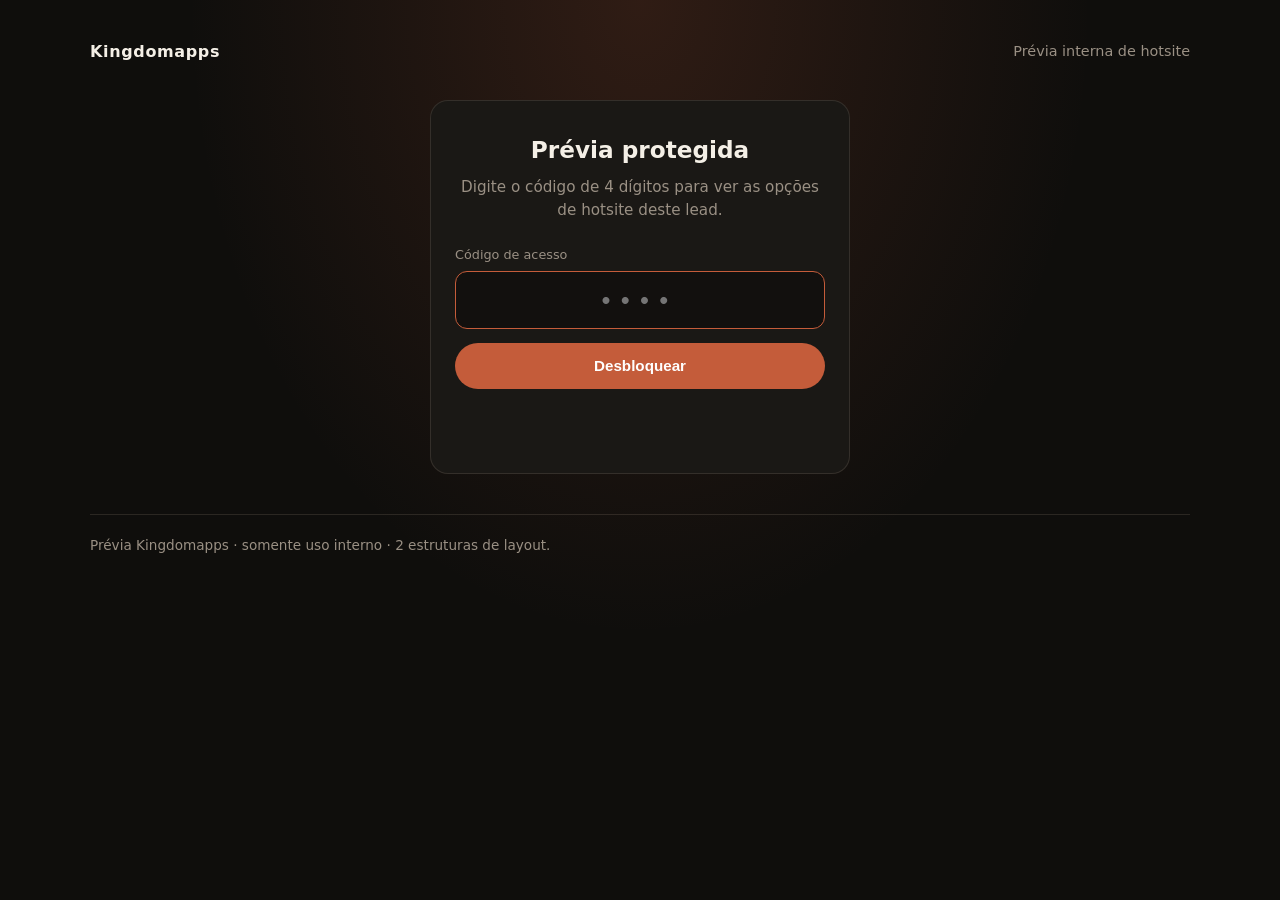
<file: index.html>
<!DOCTYPE html>
<html lang="pt-BR">
<head>
  <meta charset="UTF-8" />
  <meta name="viewport" content="width=device-width, initial-scale=1" />
  <meta name="robots" content="noindex, nofollow" />
  <title>Kingdomapps · Prévia Josi Carvalho</title>
  <link rel="stylesheet" href="gate.css" />
<!-- Google tag (gtag.js) -->
<script async src="https://www.googletagmanager.com/gtag/js?id=G-NJ030BJ0Z8"></script>
<script>
  window.dataLayer = window.dataLayer || [];
  function gtag(){dataLayer.push(arguments);}
  gtag('js', new Date());
  gtag('config', 'G-NJ030BJ0Z8');
</script>
<script>/* Kingdomapps GA4 eventos CTA */(function(){try{var ev=function(n,p){try{if(typeof gtag==='function')gtag('event',n,p);}catch(e){}};document.addEventListener('click',function(e){var a=e.target&&e.target.closest?e.target.closest('a[href]'):null;if(!a)return;var h=a.href||'',p={link_url:h};if(a.dataset&&a.dataset.plan)p.plan=a.dataset.plan;if(/wa\.me|api\.whatsapp\.com|whatsapp:/i.test(h))ev('click_whatsapp',p);else if(/ifood/i.test(h))ev('click_ifood',p);else if(/99app|99food|\/\/(www\.)?99\.|food\.99/i.test(h))ev('click_99',p);},true);document.addEventListener('submit',function(e){var f=e.target;ev('generate_lead',{form_id:(f&&(f.id||f.getAttribute('name')))||'form',page_location:location.href});},true);}catch(e){}})();</script>
</head>
<body>
  <div class="shell">
    <div class="brand-row">
      <strong>Kingdomapps</strong>
      <span>Prévia interna de hotsite</span>
    </div>

    <!-- Locked state: no version paths, names, links or iframes -->
    <section id="lock" class="lock" aria-labelledby="lock-title">
      <h1 id="lock-title">Prévia protegida</h1>
      <p>Digite o código de 4 dígitos para ver as opções de hotsite deste lead.</p>
      <form id="pin-form" autocomplete="off">
        <label for="pin-input">Código de acesso</label>
        <input
          id="pin-input"
          name="pin"
          type="password"
          inputmode="numeric"
          pattern="[0-9]*"
          maxlength="4"
          placeholder="••••"
          required
          autofocus
        />
        <button type="submit">Desbloquear</button>
        <p class="err" id="pin-err" role="alert"></p>
      </form>
    </section>

    <!-- Unlocked: populated only by gate.js after auth -->
    <section id="gallery" class="hidden" aria-labelledby="gallery-title">
      <div class="toolbar">
        <button type="button" id="logout">Bloquear de novo</button>
      </div>
      <div class="gallery-head">
        <h1 id="gallery-title">Josi Carvalho Confeitaria Artesanal</h1>
        <p>Mesmo conteúdo nas duas versões — muda a estrutura do layout (composição, ordem e tratamento das seções). Abra em nova aba para navegar com calma.</p>
      </div>
      <div class="cards" id="cards"></div>
    </section>

    <footer>
      Prévia Kingdomapps · somente uso interno · 2 estruturas de layout.</footer>
  </div>
  <script src="gate.js"></script>
</body>
</html>
</file>
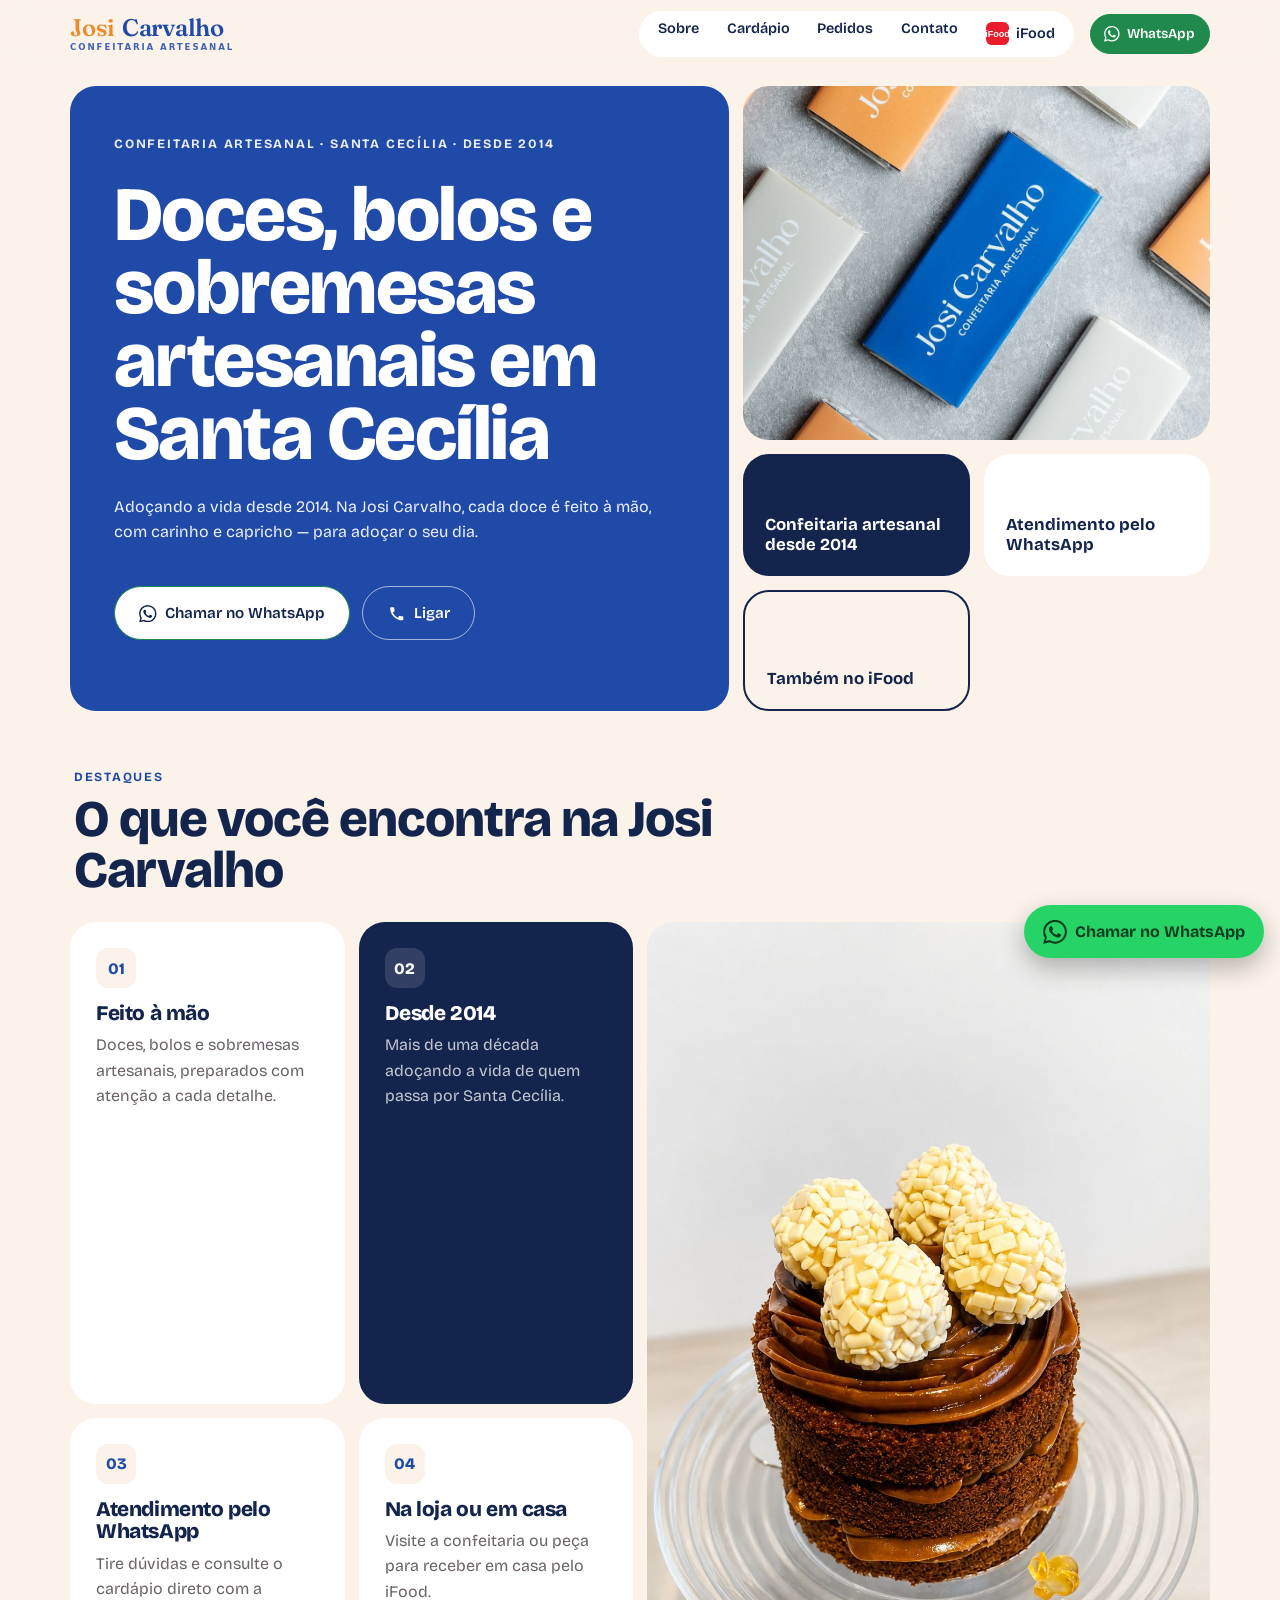
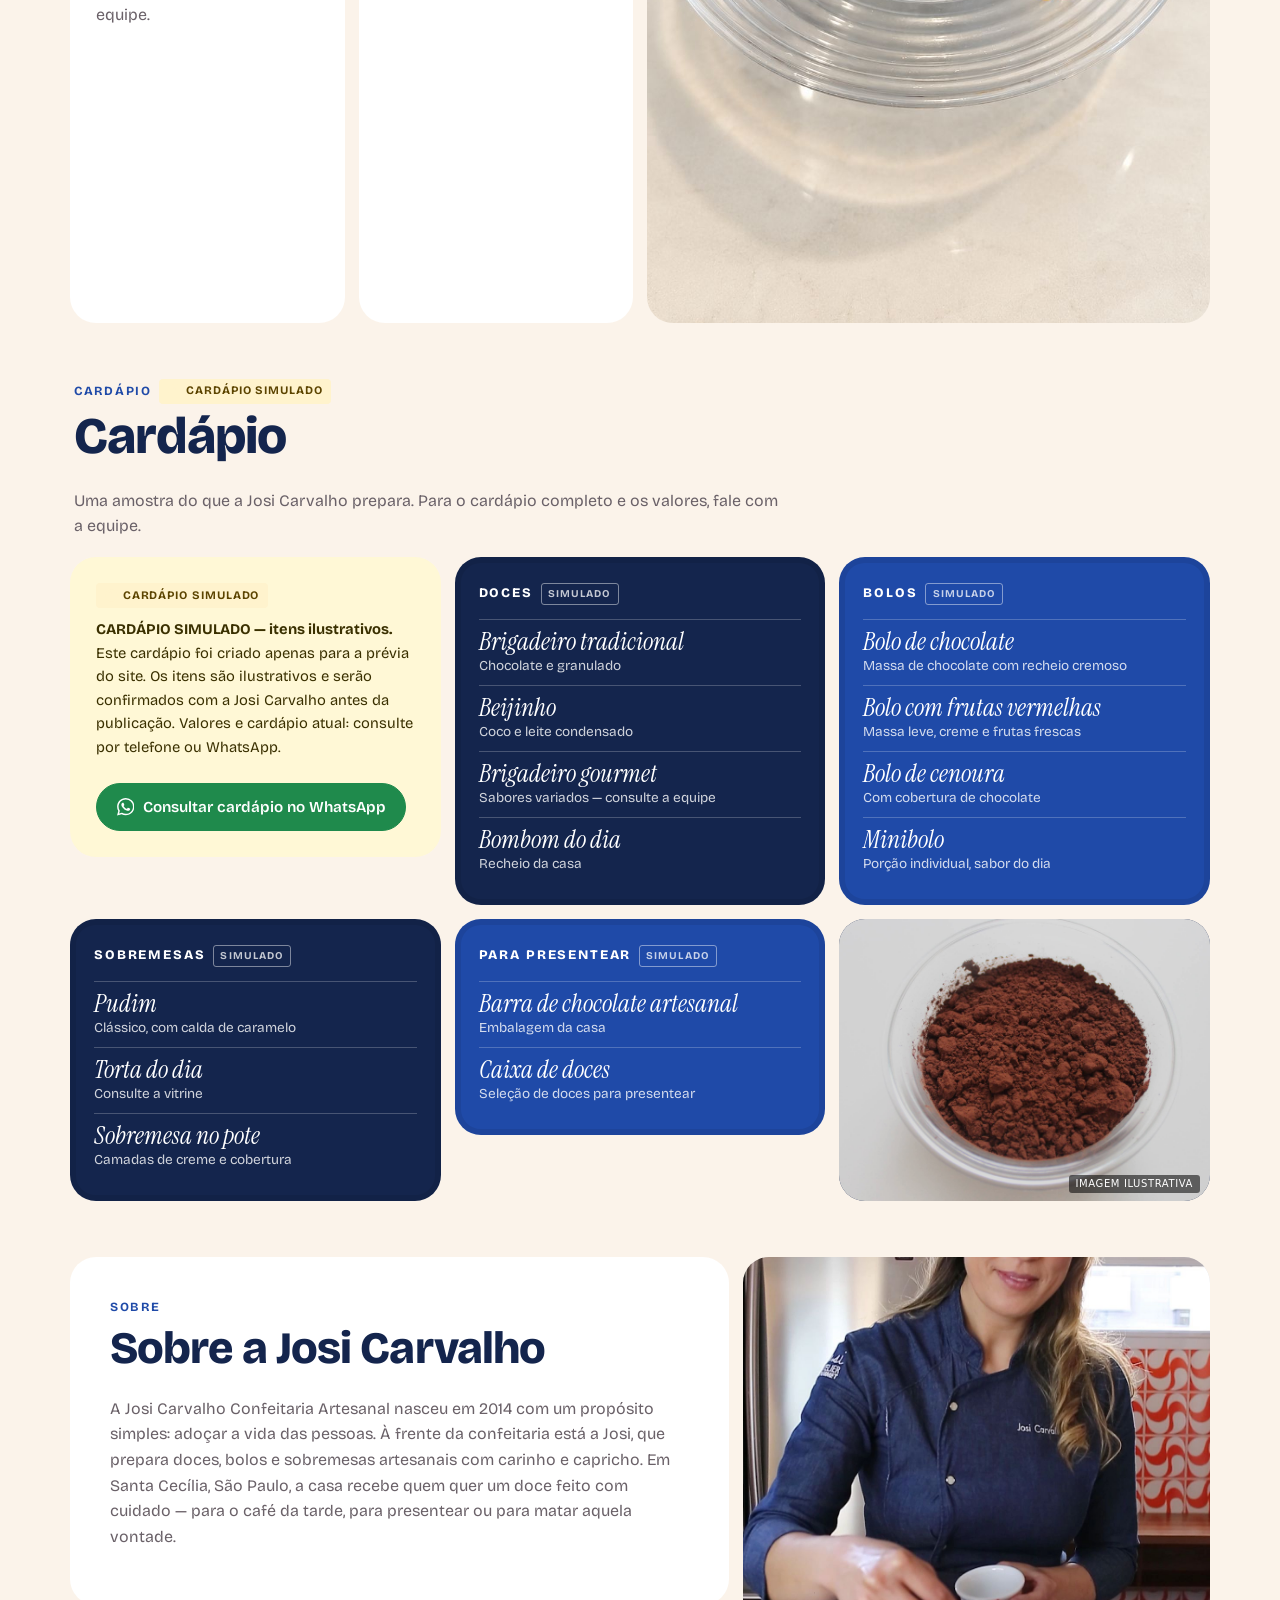
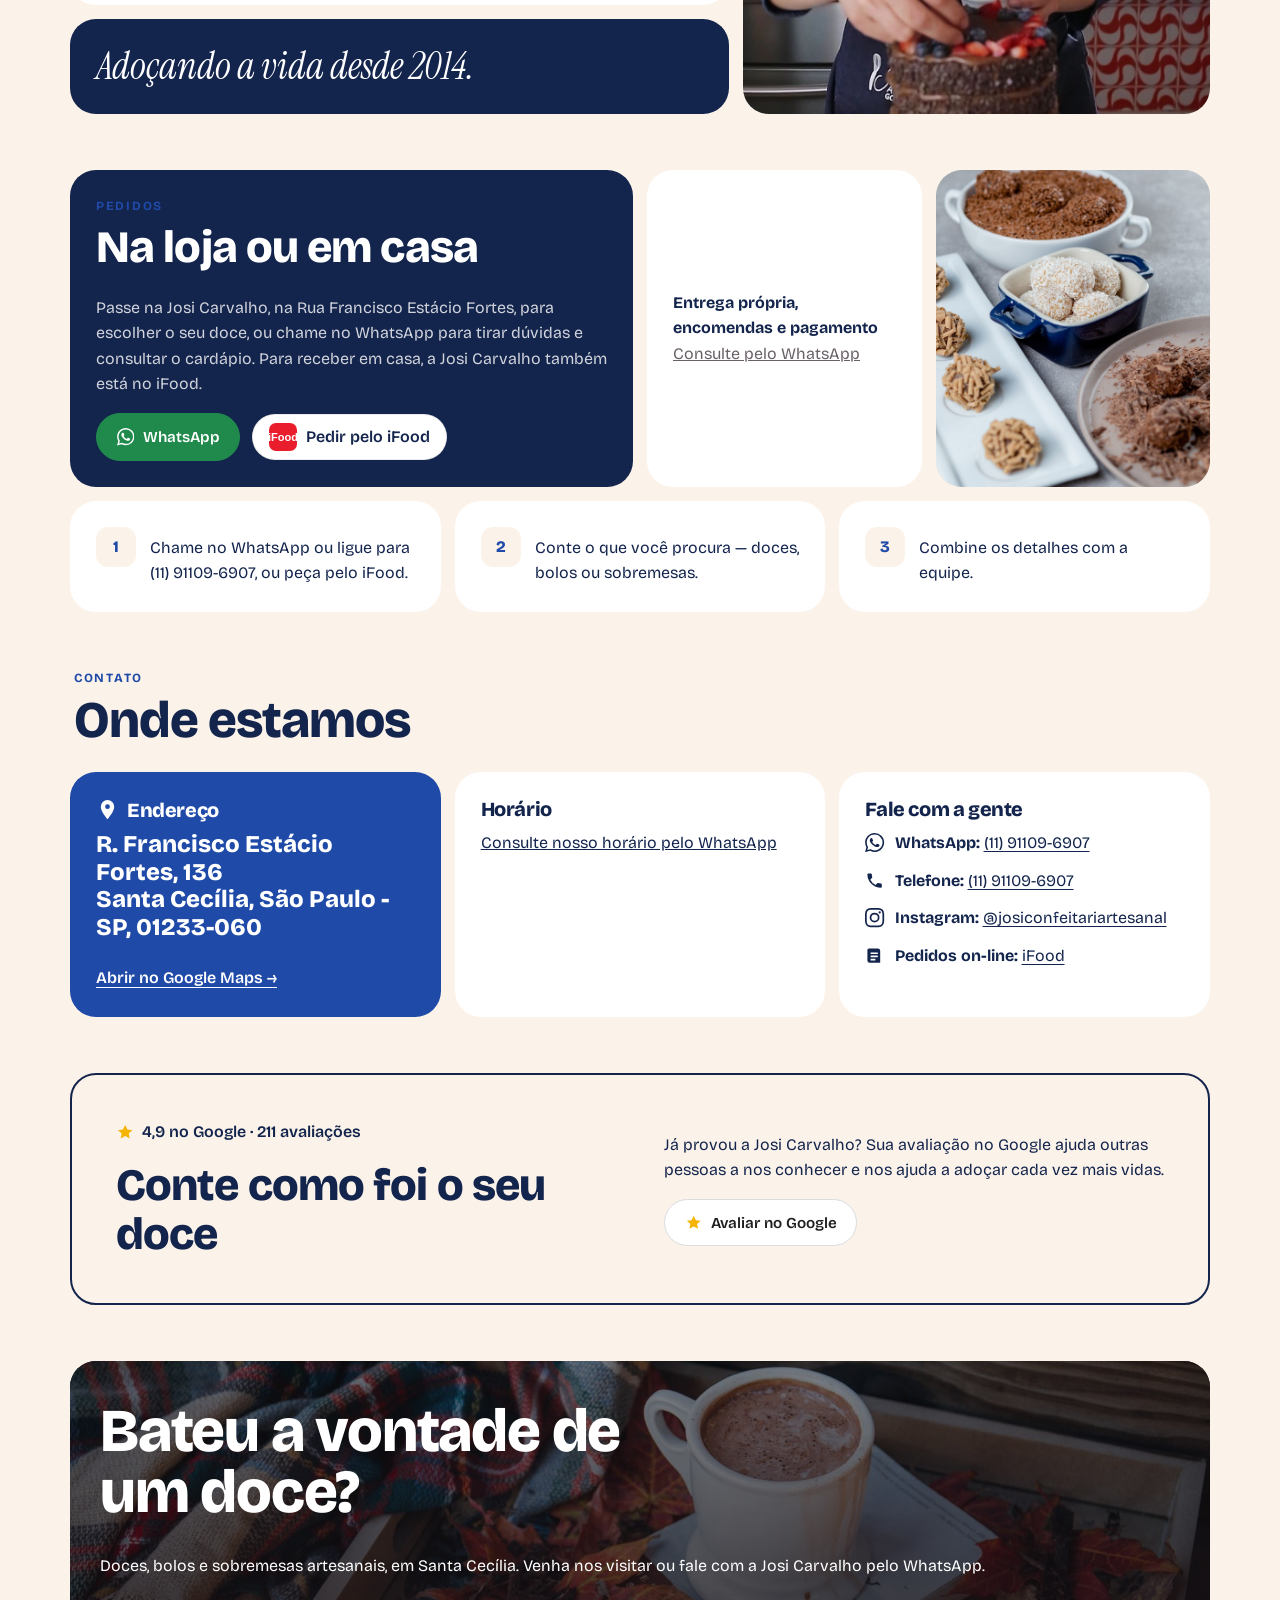
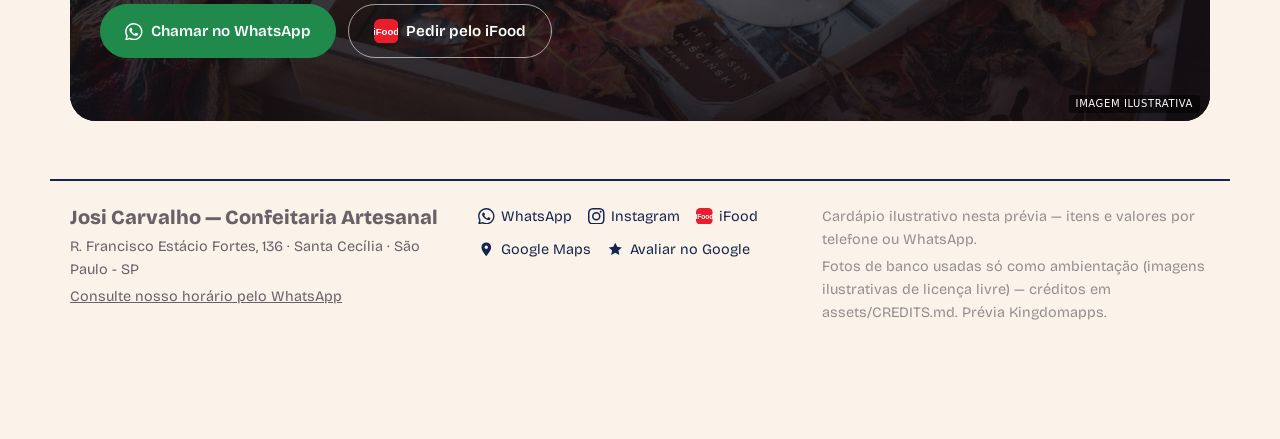
<file: v1/index.html>
<!DOCTYPE html>
<html lang="pt-BR">
<head>
<meta charset="UTF-8" />
<meta name="viewport" content="width=device-width, initial-scale=1" />
<meta name="robots" content="noindex, nofollow" />
<title>Josi Carvalho Confeitaria Artesanal | Doces e bolos em Santa Cecília, São Paulo</title>
<meta name="description" content="Confeitaria artesanal em Santa Cecília, na Rua Francisco Estácio Fortes. Doces, bolos e sobremesas artesanais desde 2014. Chame a Josi no WhatsApp ou peça pelo iFood." />
<meta name="theme-color" content="#14254d" />
<link rel="preconnect" href="https://fonts.googleapis.com" />
<link rel="preconnect" href="https://fonts.gstatic.com" crossorigin />
<link rel="stylesheet" href="https://fonts.googleapis.com/css2?family=Bricolage+Grotesque:opsz,wght@12..96,400;12..96,600;12..96,700;12..96,800&family=Instrument+Serif:ital@0;1&display=swap" />
<link rel="stylesheet" href="https://fonts.googleapis.com/css2?family=Fraunces:opsz,wght@9..144,500;9..144,600&display=swap" />
<link rel="stylesheet" href="../assets/core.css" />
<link rel="stylesheet" href="../assets/E05.css" />
<link rel="stylesheet" href="../assets/lead.css" />
<style>:root{--brand:#1f4aa8;--brand2:#fbf3ea;--brand-ink:#14254d}</style>
<!-- Google tag (gtag.js) -->
<script async src="https://www.googletagmanager.com/gtag/js?id=G-NJ030BJ0Z8"></script>
<script>
  window.dataLayer = window.dataLayer || [];
  function gtag(){dataLayer.push(arguments);}
  gtag('js', new Date());
  gtag('config', 'G-NJ030BJ0Z8');
</script>
<script>/* Kingdomapps GA4 eventos CTA */(function(){try{var ev=function(n,p){try{if(typeof gtag==='function')gtag('event',n,p);}catch(e){}};document.addEventListener('click',function(e){var a=e.target&&e.target.closest?e.target.closest('a[href]'):null;if(!a)return;var h=a.href||'',p={link_url:h};if(a.dataset&&a.dataset.plan)p.plan=a.dataset.plan;if(/wa\.me|api\.whatsapp\.com|whatsapp:/i.test(h))ev('click_whatsapp',p);else if(/ifood/i.test(h))ev('click_ifood',p);else if(/99app|99food|\/\/(www\.)?99\.|food\.99/i.test(h))ev('click_99',p);},true);document.addEventListener('submit',function(e){var f=e.target;ev('generate_lead',{form_id:(f&&(f.id||f.getAttribute('name')))||'form',page_location:location.href});},true);}catch(e){}})();</script>
</head>
<body class="est-E05" data-hours='{}' data-hours-unknown='[]'>
<!-- Kingdomapps · estrutura E05 (Balcão em blocos) · v1 · copy: copy.md -->
<a class="skip" href="#conteudo">Pular para o conteúdo</a>
<header class="site-header e5-header" id="header">
  <div class="wrap header-inner">
    <a class="brand" href="#topo" aria-label="Josi Carvalho — início"><span class="brand-word e5-word"><span class="wm-josi"><span class="wm-a">Josi</span> <span class="wm-b">Carvalho</span><span class="wm-c">Confeitaria Artesanal</span></span></span></a>
    <nav class="site-nav" id="site-nav" aria-label="Principal"><ul><li><a href="#sobre">Sobre</a></li><li><a href="#cardapio">Cardápio</a></li><li><a href="#entrega">Pedidos</a></li><li><a href="#contato">Contato</a></li><li class="nav-ifood"><a href="https://www.ifood.com.br/delivery/sao-paulo-sp/doces---josi-carvalho-confeitaria-artesanal-doces-santa-cecilia/13c714f4-819e-4468-8a78-96d95c09c31c" target="_blank" rel="noopener"><svg viewBox="0 0 24 24" aria-hidden="true" focusable="false"><rect width="24" height="24" rx="6" fill="#ea1d2c"/><text x="12" y="15.6" text-anchor="middle" font-family="Arial,Helvetica,sans-serif" font-weight="700" font-size="9.5" fill="#fff">iFood</text></svg><span>iFood</span></a></li></ul></nav>
    <a class="btn btn-wa btn-sm header-cta" href="https://wa.me/5511911096907?text=Ol%C3%A1%21%20Vim%20pelo%20site%20da%20Josi%20Carvalho%20Confeitaria%20e%20gostaria%20de%20mais%20informa%C3%A7%C3%B5es." target="_blank" rel="noopener"><svg viewBox="0 0 24 24" aria-hidden="true" focusable="false"><path fill="currentColor" d="M17.47 14.38c-.3-.15-1.76-.87-2.03-.97-.27-.1-.47-.15-.67.15-.2.3-.77.97-.94 1.16-.17.2-.35.22-.64.07-.3-.15-1.26-.46-2.39-1.47-.88-.79-1.48-1.76-1.65-2.06-.17-.3-.02-.46.13-.6.13-.14.3-.35.45-.52.15-.17.2-.3.3-.5.1-.2.05-.37-.03-.52-.07-.15-.67-1.61-.92-2.2-.24-.58-.49-.5-.67-.51h-.57c-.2 0-.52.07-.8.37-.27.3-1.04 1.02-1.04 2.48s1.07 2.88 1.21 3.07c.15.2 2.1 3.2 5.08 4.49.71.31 1.26.49 1.7.63.71.22 1.36.19 1.87.12.57-.09 1.76-.72 2-1.41.25-.7.25-1.29.18-1.41-.08-.13-.27-.2-.57-.35zM12.05 21.78a9.87 9.87 0 0 1-5.03-1.38l-.36-.21-3.74.98 1-3.65-.24-.37a9.86 9.86 0 0 1-1.51-5.26c0-5.45 4.44-9.88 9.89-9.88 2.64 0 5.12 1.03 6.99 2.9a9.83 9.83 0 0 1 2.89 6.99c0 5.45-4.44 9.88-9.89 9.88zm8.41-18.3A11.82 11.82 0 0 0 12.05 0C5.5 0 .16 5.34.16 11.89c0 2.1.55 4.14 1.59 5.95L.06 24l6.3-1.65a11.88 11.88 0 0 0 5.69 1.45c6.55 0 11.89-5.34 11.89-11.89 0-3.18-1.24-6.17-3.48-8.41z"/></svg><span>WhatsApp</span></a>
    <button class="nav-toggle" type="button" aria-expanded="false" aria-controls="site-nav"><span class="sr-only">Abrir menu</span><span class="bars" aria-hidden="true"></span></button>
  </div>
</header>
<main id="conteudo">
<section class="e5-hero" id="topo" aria-labelledby="hero-title">
  <div class="wrap e5-grid">
    <div class="e5-b e5-hero-main">
      <p class="e5-eyebrow">Confeitaria Artesanal · Santa Cecília · Desde 2014</p>
      <h1 id="hero-title">Doces, bolos e sobremesas artesanais em Santa Cecília</h1>
      <p class="e5-lead">Adoçando a vida desde 2014. Na Josi Carvalho, cada doce é feito à mão, com carinho e capricho — para adoçar o seu dia.</p>
      <div class="hero-ctas"><a class="btn btn-wa btn-lg" href="https://wa.me/5511911096907?text=Ol%C3%A1%21%20Vim%20pelo%20site%20da%20Josi%20Carvalho%20Confeitaria%20e%20gostaria%20de%20mais%20informa%C3%A7%C3%B5es." target="_blank" rel="noopener"><svg viewBox="0 0 24 24" aria-hidden="true" focusable="false"><path fill="currentColor" d="M17.47 14.38c-.3-.15-1.76-.87-2.03-.97-.27-.1-.47-.15-.67.15-.2.3-.77.97-.94 1.16-.17.2-.35.22-.64.07-.3-.15-1.26-.46-2.39-1.47-.88-.79-1.48-1.76-1.65-2.06-.17-.3-.02-.46.13-.6.13-.14.3-.35.45-.52.15-.17.2-.3.3-.5.1-.2.05-.37-.03-.52-.07-.15-.67-1.61-.92-2.2-.24-.58-.49-.5-.67-.51h-.57c-.2 0-.52.07-.8.37-.27.3-1.04 1.02-1.04 2.48s1.07 2.88 1.21 3.07c.15.2 2.1 3.2 5.08 4.49.71.31 1.26.49 1.7.63.71.22 1.36.19 1.87.12.57-.09 1.76-.72 2-1.41.25-.7.25-1.29.18-1.41-.08-.13-.27-.2-.57-.35zM12.05 21.78a9.87 9.87 0 0 1-5.03-1.38l-.36-.21-3.74.98 1-3.65-.24-.37a9.86 9.86 0 0 1-1.51-5.26c0-5.45 4.44-9.88 9.89-9.88 2.64 0 5.12 1.03 6.99 2.9a9.83 9.83 0 0 1 2.89 6.99c0 5.45-4.44 9.88-9.89 9.88zm8.41-18.3A11.82 11.82 0 0 0 12.05 0C5.5 0 .16 5.34.16 11.89c0 2.1.55 4.14 1.59 5.95L.06 24l6.3-1.65a11.88 11.88 0 0 0 5.69 1.45c6.55 0 11.89-5.34 11.89-11.89 0-3.18-1.24-6.17-3.48-8.41z"/></svg><span>Chamar no WhatsApp</span></a><a class="btn btn-ghost btn-lg btn-tel" href="tel:+5511911096907"><svg viewBox="0 0 24 24" aria-hidden="true" focusable="false"><path fill="currentColor" d="M6.6 10.8a15.1 15.1 0 0 0 6.6 6.6l2.2-2.2a1 1 0 0 1 1-.25 11.4 11.4 0 0 0 3.6.57 1 1 0 0 1 1 1V20a1 1 0 0 1-1 1A17 17 0 0 1 3 4a1 1 0 0 1 1-1h3.5a1 1 0 0 1 1 1c0 1.25.2 2.45.57 3.57a1 1 0 0 1-.25 1z"/></svg><span>Ligar</span></a></div>
    </div>
    <figure class="e5-b e5-ph e5-hero-ph"><img src="../assets/img/fotos-foto-3.jpg" width="1066" height="1600" alt="Barras de chocolate com embalagens Josi Carvalho Confeitaria Artesanal" fetchpriority="high" /></figure>
    <ul class="e5-chips"><li class="e5-b e5-chip e5-chip-1">Confeitaria artesanal desde 2014</li><li class="e5-b e5-chip e5-chip-2">Atendimento pelo WhatsApp</li><li class="e5-b e5-chip e5-chip-3">Também no iFood</li></ul>
  </div>
</section>
<section class="e5-sec" id="destaques" aria-labelledby="dest-title">
  <div class="wrap"><div class="e5-head"><p class="e5-kicker">Destaques</p><h2 id="dest-title">O que você encontra na Josi Carvalho</h2></div>
  <ul class="e5-grid e5-feats"><li class="e5-b e5-feat e5-feat-1"><span class="e5-num" aria-hidden="true">01</span><h3>Feito à mão</h3><p>Doces, bolos e sobremesas artesanais, preparados com atenção a cada detalhe.</p></li><li class="e5-b e5-feat e5-feat-2"><span class="e5-num" aria-hidden="true">02</span><h3>Desde 2014</h3><p>Mais de uma década adoçando a vida de quem passa por Santa Cecília.</p></li><li class="e5-b e5-feat-ph" aria-hidden="false"><figure class="e5-ph"><img src="../assets/img/fotos-foto-4.jpg" width="941" height="1672" alt="Minibolo de chocolate com cobertura cremosa e doces de chocolate branco" loading="lazy" decoding="async" /></figure></li><li class="e5-b e5-feat e5-feat-3"><span class="e5-num" aria-hidden="true">03</span><h3>Atendimento pelo WhatsApp</h3><p>Tire dúvidas e consulte o cardápio direto com a equipe.</p></li><li class="e5-b e5-feat e5-feat-4"><span class="e5-num" aria-hidden="true">04</span><h3>Na loja ou em casa</h3><p>Visite a confeitaria ou peça para receber em casa pelo iFood.</p></li></ul></div>
</section>
<section class="e5-sec e5-menu" id="cardapio" aria-labelledby="menu-title">
  <div class="wrap">
    <div class="e5-head"><p class="e5-kicker">Cardápio <span class="sim-badge">Cardápio simulado</span></p><h2 id="menu-title">Cardápio</h2><p>Uma amostra do que a Josi Carvalho prepara. Para o cardápio completo e os valores, fale com a equipe.</p></div>
    <div class="e5-grid e5-boards">
      <div class="e5-b e5-notice sim-notice" role="note"><span class="sim-badge">Cardápio simulado</span><p><strong>CARDÁPIO SIMULADO — itens ilustrativos.</strong> Este cardápio foi criado apenas para a prévia do site. Os itens são ilustrativos e serão confirmados com a Josi Carvalho antes da publicação. Valores e cardápio atual: consulte por telefone ou WhatsApp.</p><a class="btn btn-wa" href="https://wa.me/5511911096907?text=Ol%C3%A1%21%20Vim%20pelo%20site%20da%20Josi%20Carvalho%20Confeitaria%20e%20gostaria%20de%20mais%20informa%C3%A7%C3%B5es." target="_blank" rel="noopener"><svg viewBox="0 0 24 24" aria-hidden="true" focusable="false"><path fill="currentColor" d="M17.47 14.38c-.3-.15-1.76-.87-2.03-.97-.27-.1-.47-.15-.67.15-.2.3-.77.97-.94 1.16-.17.2-.35.22-.64.07-.3-.15-1.26-.46-2.39-1.47-.88-.79-1.48-1.76-1.65-2.06-.17-.3-.02-.46.13-.6.13-.14.3-.35.45-.52.15-.17.2-.3.3-.5.1-.2.05-.37-.03-.52-.07-.15-.67-1.61-.92-2.2-.24-.58-.49-.5-.67-.51h-.57c-.2 0-.52.07-.8.37-.27.3-1.04 1.02-1.04 2.48s1.07 2.88 1.21 3.07c.15.2 2.1 3.2 5.08 4.49.71.31 1.26.49 1.7.63.71.22 1.36.19 1.87.12.57-.09 1.76-.72 2-1.41.25-.7.25-1.29.18-1.41-.08-.13-.27-.2-.57-.35zM12.05 21.78a9.87 9.87 0 0 1-5.03-1.38l-.36-.21-3.74.98 1-3.65-.24-.37a9.86 9.86 0 0 1-1.51-5.26c0-5.45 4.44-9.88 9.89-9.88 2.64 0 5.12 1.03 6.99 2.9a9.83 9.83 0 0 1 2.89 6.99c0 5.45-4.44 9.88-9.89 9.88zm8.41-18.3A11.82 11.82 0 0 0 12.05 0C5.5 0 .16 5.34.16 11.89c0 2.1.55 4.14 1.59 5.95L.06 24l6.3-1.65a11.88 11.88 0 0 0 5.69 1.45c6.55 0 11.89-5.34 11.89-11.89 0-3.18-1.24-6.17-3.48-8.41z"/></svg><span>Consultar cardápio no WhatsApp</span></a></div>
      <div class="e5-b e5-board"><h3>Doces <span class="sim-tag">Simulado</span></h3><ul><li><span class="e5-dish">Brigadeiro tradicional</span><span class="e5-dish-desc">Chocolate e granulado</span></li><li><span class="e5-dish">Beijinho</span><span class="e5-dish-desc">Coco e leite condensado</span></li><li><span class="e5-dish">Brigadeiro gourmet</span><span class="e5-dish-desc">Sabores variados — consulte a equipe</span></li><li><span class="e5-dish">Bombom do dia</span><span class="e5-dish-desc">Recheio da casa</span></li></ul></div><div class="e5-b e5-board"><h3>Bolos <span class="sim-tag">Simulado</span></h3><ul><li><span class="e5-dish">Bolo de chocolate</span><span class="e5-dish-desc">Massa de chocolate com recheio cremoso</span></li><li><span class="e5-dish">Bolo com frutas vermelhas</span><span class="e5-dish-desc">Massa leve, creme e frutas frescas</span></li><li><span class="e5-dish">Bolo de cenoura</span><span class="e5-dish-desc">Com cobertura de chocolate</span></li><li><span class="e5-dish">Minibolo</span><span class="e5-dish-desc">Porção individual, sabor do dia</span></li></ul></div><div class="e5-b e5-board"><h3>Sobremesas <span class="sim-tag">Simulado</span></h3><ul><li><span class="e5-dish">Pudim</span><span class="e5-dish-desc">Clássico, com calda de caramelo</span></li><li><span class="e5-dish">Torta do dia</span><span class="e5-dish-desc">Consulte a vitrine</span></li><li><span class="e5-dish">Sobremesa no pote</span><span class="e5-dish-desc">Camadas de creme e cobertura</span></li></ul></div><div class="e5-b e5-board"><h3>Para presentear <span class="sim-tag">Simulado</span></h3><ul><li><span class="e5-dish">Barra de chocolate artesanal</span><span class="e5-dish-desc">Embalagem da casa</span></li><li><span class="e5-dish">Caixa de doces</span><span class="e5-dish-desc">Seleção de doces para presentear</span></li></ul></div>
      <div class="e5-b e5-amb"><div class="amb amb-menu" style="--amb:url('../assets/img/ambiente-cocoa-powder.jpg')" aria-hidden="true"><span class="amb-tag">Imagem ilustrativa</span></div></div>
    </div>
  </div>
</section>
<section class="e5-sec" id="sobre" aria-labelledby="sobre-title">
  <div class="wrap e5-grid">
    <div class="e5-b e5-about"><p class="e5-kicker">Sobre</p><h2 id="sobre-title">Sobre a Josi Carvalho</h2><p>A Josi Carvalho Confeitaria Artesanal nasceu em 2014 com um propósito simples: adoçar a vida das pessoas. À frente da confeitaria está a Josi, que prepara doces, bolos e sobremesas artesanais com carinho e capricho. Em Santa Cecília, São Paulo, a casa recebe quem quer um doce feito com cuidado — para o café da tarde, para presentear ou para matar aquela vontade.</p></div>
    <figure class="e5-b e5-ph e5-about-ph"><img src="../assets/img/fotos-foto-2.jpg" width="1080" height="1920" alt="Josi Carvalho decorando um bolo de chocolate com frutas vermelhas" loading="lazy" decoding="async" /></figure>
    <blockquote class="e5-b e5-quote"><p>Adoçando a vida desde 2014.</p></blockquote>
  </div>
</section>
<section class="e5-sec" id="entrega" aria-labelledby="ent-title">
  <div class="wrap e5-grid">
    <div class="e5-b e5-ent-main"><p class="e5-kicker">Pedidos</p><h2 id="ent-title">Na loja ou em casa</h2><p>Passe na Josi Carvalho, na Rua Francisco Estácio Fortes, para escolher o seu doce, ou chame no WhatsApp para tirar dúvidas e consultar o cardápio. Para receber em casa, a Josi Carvalho também está no iFood.</p><div class="order-links"><a class="btn btn-wa" href="https://wa.me/5511911096907?text=Ol%C3%A1%21%20Vim%20pelo%20site%20da%20Josi%20Carvalho%20Confeitaria%20e%20gostaria%20de%20mais%20informa%C3%A7%C3%B5es." target="_blank" rel="noopener"><svg viewBox="0 0 24 24" aria-hidden="true" focusable="false"><path fill="currentColor" d="M17.47 14.38c-.3-.15-1.76-.87-2.03-.97-.27-.1-.47-.15-.67.15-.2.3-.77.97-.94 1.16-.17.2-.35.22-.64.07-.3-.15-1.26-.46-2.39-1.47-.88-.79-1.48-1.76-1.65-2.06-.17-.3-.02-.46.13-.6.13-.14.3-.35.45-.52.15-.17.2-.3.3-.5.1-.2.05-.37-.03-.52-.07-.15-.67-1.61-.92-2.2-.24-.58-.49-.5-.67-.51h-.57c-.2 0-.52.07-.8.37-.27.3-1.04 1.02-1.04 2.48s1.07 2.88 1.21 3.07c.15.2 2.1 3.2 5.08 4.49.71.31 1.26.49 1.7.63.71.22 1.36.19 1.87.12.57-.09 1.76-.72 2-1.41.25-.7.25-1.29.18-1.41-.08-.13-.27-.2-.57-.35zM12.05 21.78a9.87 9.87 0 0 1-5.03-1.38l-.36-.21-3.74.98 1-3.65-.24-.37a9.86 9.86 0 0 1-1.51-5.26c0-5.45 4.44-9.88 9.89-9.88 2.64 0 5.12 1.03 6.99 2.9a9.83 9.83 0 0 1 2.89 6.99c0 5.45-4.44 9.88-9.89 9.88zm8.41-18.3A11.82 11.82 0 0 0 12.05 0C5.5 0 .16 5.34.16 11.89c0 2.1.55 4.14 1.59 5.95L.06 24l6.3-1.65a11.88 11.88 0 0 0 5.69 1.45c6.55 0 11.89-5.34 11.89-11.89 0-3.18-1.24-6.17-3.48-8.41z"/></svg><span>WhatsApp</span></a><a class="app-link app-ifood" href="https://www.ifood.com.br/delivery/sao-paulo-sp/doces---josi-carvalho-confeitaria-artesanal-doces-santa-cecilia/13c714f4-819e-4468-8a78-96d95c09c31c" target="_blank" rel="noopener"><svg viewBox="0 0 24 24" aria-hidden="true" focusable="false"><rect width="24" height="24" rx="6" fill="#ea1d2c"/><text x="12" y="15.6" text-anchor="middle" font-family="Arial,Helvetica,sans-serif" font-weight="700" font-size="9.5" fill="#fff">iFood</text></svg><span>Pedir pelo iFood</span></a></div></div>
    <dl class="e5-b e5-kv"><div><dt>Entrega própria, encomendas e pagamento</dt><dd><a href="https://wa.me/5511911096907?text=Ol%C3%A1%21%20Vim%20pelo%20site%20da%20Josi%20Carvalho%20Confeitaria%20e%20gostaria%20de%20mais%20informa%C3%A7%C3%B5es." target="_blank" rel="noopener">Consulte pelo WhatsApp</a></dd></div></dl>
    <ol class="e5-steps"><li class="e5-b e5-step"><span class="e5-num" aria-hidden="true">1</span><p>Chame no WhatsApp ou ligue para (11) 91109-6907, ou peça pelo iFood.</p></li><li class="e5-b e5-step"><span class="e5-num" aria-hidden="true">2</span><p>Conte o que você procura — doces, bolos ou sobremesas.</p></li><li class="e5-b e5-step"><span class="e5-num" aria-hidden="true">3</span><p>Combine os detalhes com a equipe.</p></li></ol>
    <figure class="e5-b e5-ph e5-ent-ph"><img src="../assets/img/fotos-foto-5.jpg" width="1200" height="1800" alt="Doces artesanais: brigadeiros, beijinhos e docinhos confeitados" loading="lazy" decoding="async" /></figure>
  </div>
</section>
<section class="e5-sec" id="contato" aria-labelledby="ct-title">
  <div class="wrap">
    <div class="e5-head"><p class="e5-kicker">Contato</p><h2 id="ct-title">Onde estamos</h2></div>
    <div class="e5-grid e5-contact"><div class="ct-card ct-addr"><h3><svg viewBox="0 0 24 24" aria-hidden="true" focusable="false"><path fill="currentColor" d="M12 2a7 7 0 0 0-7 7c0 5.25 7 13 7 13s7-7.75 7-13a7 7 0 0 0-7-7zm0 9.5a2.5 2.5 0 1 1 0-5 2.5 2.5 0 0 1 0 5z"/></svg><span>Endereço</span></h3><p>R. Francisco Estácio Fortes, 136<br />Santa Cecília, São Paulo - SP, 01233-060</p><a class="text-link" href="https://www.google.com/maps/place/?q=place_id:ChIJyfkReXopDiERNCmCOynQCTI" target="_blank" rel="noopener">Abrir no Google Maps →</a></div><div class="ct-card ct-hours"><h3>Horário</h3><p><a href="https://wa.me/5511911096907?text=Ol%C3%A1%21%20Vim%20pelo%20site%20da%20Josi%20Carvalho%20Confeitaria%20e%20gostaria%20de%20mais%20informa%C3%A7%C3%B5es." target="_blank" rel="noopener">Consulte nosso horário pelo WhatsApp</a></p></div><div class="ct-card"><h3>Fale com a gente</h3><ul class="ct-list"><li><svg viewBox="0 0 24 24" aria-hidden="true" focusable="false"><path fill="currentColor" d="M17.47 14.38c-.3-.15-1.76-.87-2.03-.97-.27-.1-.47-.15-.67.15-.2.3-.77.97-.94 1.16-.17.2-.35.22-.64.07-.3-.15-1.26-.46-2.39-1.47-.88-.79-1.48-1.76-1.65-2.06-.17-.3-.02-.46.13-.6.13-.14.3-.35.45-.52.15-.17.2-.3.3-.5.1-.2.05-.37-.03-.52-.07-.15-.67-1.61-.92-2.2-.24-.58-.49-.5-.67-.51h-.57c-.2 0-.52.07-.8.37-.27.3-1.04 1.02-1.04 2.48s1.07 2.88 1.21 3.07c.15.2 2.1 3.2 5.08 4.49.71.31 1.26.49 1.7.63.71.22 1.36.19 1.87.12.57-.09 1.76-.72 2-1.41.25-.7.25-1.29.18-1.41-.08-.13-.27-.2-.57-.35zM12.05 21.78a9.87 9.87 0 0 1-5.03-1.38l-.36-.21-3.74.98 1-3.65-.24-.37a9.86 9.86 0 0 1-1.51-5.26c0-5.45 4.44-9.88 9.89-9.88 2.64 0 5.12 1.03 6.99 2.9a9.83 9.83 0 0 1 2.89 6.99c0 5.45-4.44 9.88-9.89 9.88zm8.41-18.3A11.82 11.82 0 0 0 12.05 0C5.5 0 .16 5.34.16 11.89c0 2.1.55 4.14 1.59 5.95L.06 24l6.3-1.65a11.88 11.88 0 0 0 5.69 1.45c6.55 0 11.89-5.34 11.89-11.89 0-3.18-1.24-6.17-3.48-8.41z"/></svg><span><strong>WhatsApp:</strong> <a href="https://wa.me/5511911096907?text=Ol%C3%A1%21%20Vim%20pelo%20site%20da%20Josi%20Carvalho%20Confeitaria%20e%20gostaria%20de%20mais%20informa%C3%A7%C3%B5es." target="_blank" rel="noopener">(11) 91109-6907</a></span></li><li><svg viewBox="0 0 24 24" aria-hidden="true" focusable="false"><path fill="currentColor" d="M6.6 10.8a15.1 15.1 0 0 0 6.6 6.6l2.2-2.2a1 1 0 0 1 1-.25 11.4 11.4 0 0 0 3.6.57 1 1 0 0 1 1 1V20a1 1 0 0 1-1 1A17 17 0 0 1 3 4a1 1 0 0 1 1-1h3.5a1 1 0 0 1 1 1c0 1.25.2 2.45.57 3.57a1 1 0 0 1-.25 1z"/></svg><span><strong>Telefone:</strong> <a href="tel:+5511911096907">(11) 91109-6907</a></span></li><li><svg viewBox="0 0 24 24" aria-hidden="true" focusable="false"><path fill="currentColor" d="M12 2.2c3.2 0 3.58.01 4.85.07 3.25.15 4.77 1.69 4.92 4.92.06 1.27.07 1.65.07 4.85s-.01 3.58-.07 4.85c-.15 3.23-1.66 4.77-4.92 4.92-1.27.06-1.65.07-4.85.07s-3.58-.01-4.85-.07c-3.26-.15-4.77-1.7-4.92-4.92C2.17 15.58 2.16 15.2 2.16 12s.01-3.58.07-4.85C2.38 3.92 3.9 2.38 7.15 2.23 8.42 2.17 8.8 2.16 12 2.16zM12 0C8.74 0 8.33.01 7.05.07 2.7.27.27 2.69.07 7.05.01 8.33 0 8.74 0 12s.01 3.67.07 4.95c.2 4.36 2.62 6.78 6.98 6.98C8.33 23.99 8.74 24 12 24s3.67-.01 4.95-.07c4.35-.2 6.78-2.62 6.98-6.98.06-1.28.07-1.69.07-4.95s-.01-3.67-.07-4.95c-.2-4.35-2.62-6.78-6.98-6.98C15.67.01 15.26 0 12 0zm0 5.84a6.16 6.16 0 1 0 0 12.32 6.16 6.16 0 0 0 0-12.32zM12 16a4 4 0 1 1 0-8 4 4 0 0 1 0 8zm6.4-11.85a1.44 1.44 0 1 0 0 2.88 1.44 1.44 0 0 0 0-2.88z"/></svg><span><strong>Instagram:</strong> <a href="https://instagram.com/josiconfeitariartesanal" target="_blank" rel="noopener">@josiconfeitariartesanal</a></span></li><li><svg viewBox="0 0 24 24" aria-hidden="true" focusable="false"><path fill="currentColor" d="M5 3h11a3 3 0 0 1 3 3v15H6a3 3 0 0 1-3-3V5a2 2 0 0 1 2-2zm2 5v2h9V8H7zm0 4v2h9v-2H7zm0 4v2h6v-2H7z"/></svg><span><strong>Pedidos on-line:</strong> <a href="https://www.ifood.com.br/delivery/sao-paulo-sp/doces---josi-carvalho-confeitaria-artesanal-doces-santa-cecilia/13c714f4-819e-4468-8a78-96d95c09c31c" target="_blank" rel="noopener">iFood</a></span></li></ul></div></div>
  </div>
</section>
<section class="e5-sec e5-review-wrap" id="avaliar" aria-labelledby="av-title">
  <div class="wrap"><div class="e5-b e5-review">
    <div><p class="selo"><svg viewBox="0 0 24 24" aria-hidden="true" focusable="false"><path fill="currentColor" d="M12 2.5l2.9 6 6.6.8-4.9 4.5 1.3 6.5L12 17.1l-5.9 3.2 1.3-6.5L2.5 9.3l6.6-.8z"/></svg><span>4,9 no Google · 211 avaliações</span></p><h2 id="av-title">Conte como foi o seu doce</h2></div>
    <div><p>Já provou a Josi Carvalho? Sua avaliação no Google ajuda outras pessoas a nos conhecer e nos ajuda a adoçar cada vez mais vidas.</p><a class="btn btn-review" href="https://search.google.com/local/writereview?placeid=ChIJyfkReXopDiERNCmCOynQCTI" target="_blank" rel="noopener"><svg viewBox="0 0 24 24" aria-hidden="true" focusable="false"><path fill="currentColor" d="M12 2.5l2.9 6 6.6.8-4.9 4.5 1.3 6.5L12 17.1l-5.9 3.2 1.3-6.5L2.5 9.3l6.6-.8z"/></svg><span>Avaliar no Google</span></a></div>
  </div></div>
</section>
<section class="e5-sec cta-final" id="cta-final" aria-labelledby="cta-title">
  <div class="wrap"><div class="e5-b e5-cta"><div class="amb amb-cta" style="--amb:url('../assets/img/ambiente-hot-chocolate.jpg')" aria-hidden="true"><span class="amb-tag">Imagem ilustrativa</span></div>
    <div class="e5-cta-inner"><h2 id="cta-title">Bateu a vontade de um doce?</h2><p>Doces, bolos e sobremesas artesanais, em Santa Cecília. Venha nos visitar ou fale com a Josi Carvalho pelo WhatsApp.</p><div class="hero-ctas"><a class="btn btn-wa btn-lg" href="https://wa.me/5511911096907?text=Ol%C3%A1%21%20Vim%20pelo%20site%20da%20Josi%20Carvalho%20Confeitaria%20e%20gostaria%20de%20mais%20informa%C3%A7%C3%B5es." target="_blank" rel="noopener"><svg viewBox="0 0 24 24" aria-hidden="true" focusable="false"><path fill="currentColor" d="M17.47 14.38c-.3-.15-1.76-.87-2.03-.97-.27-.1-.47-.15-.67.15-.2.3-.77.97-.94 1.16-.17.2-.35.22-.64.07-.3-.15-1.26-.46-2.39-1.47-.88-.79-1.48-1.76-1.65-2.06-.17-.3-.02-.46.13-.6.13-.14.3-.35.45-.52.15-.17.2-.3.3-.5.1-.2.05-.37-.03-.52-.07-.15-.67-1.61-.92-2.2-.24-.58-.49-.5-.67-.51h-.57c-.2 0-.52.07-.8.37-.27.3-1.04 1.02-1.04 2.48s1.07 2.88 1.21 3.07c.15.2 2.1 3.2 5.08 4.49.71.31 1.26.49 1.7.63.71.22 1.36.19 1.87.12.57-.09 1.76-.72 2-1.41.25-.7.25-1.29.18-1.41-.08-.13-.27-.2-.57-.35zM12.05 21.78a9.87 9.87 0 0 1-5.03-1.38l-.36-.21-3.74.98 1-3.65-.24-.37a9.86 9.86 0 0 1-1.51-5.26c0-5.45 4.44-9.88 9.89-9.88 2.64 0 5.12 1.03 6.99 2.9a9.83 9.83 0 0 1 2.89 6.99c0 5.45-4.44 9.88-9.89 9.88zm8.41-18.3A11.82 11.82 0 0 0 12.05 0C5.5 0 .16 5.34.16 11.89c0 2.1.55 4.14 1.59 5.95L.06 24l6.3-1.65a11.88 11.88 0 0 0 5.69 1.45c6.55 0 11.89-5.34 11.89-11.89 0-3.18-1.24-6.17-3.48-8.41z"/></svg><span>Chamar no WhatsApp</span></a><a class="btn btn-ghost btn-lg btn-ifood" href="https://www.ifood.com.br/delivery/sao-paulo-sp/doces---josi-carvalho-confeitaria-artesanal-doces-santa-cecilia/13c714f4-819e-4468-8a78-96d95c09c31c" target="_blank" rel="noopener"><svg viewBox="0 0 24 24" aria-hidden="true" focusable="false"><rect width="24" height="24" rx="6" fill="#ea1d2c"/><text x="12" y="15.6" text-anchor="middle" font-family="Arial,Helvetica,sans-serif" font-weight="700" font-size="9.5" fill="#fff">iFood</text></svg><span>Pedir pelo iFood</span></a></div></div>
  </div></div>
</section>
</main>
<footer class="site-footer e5-footer">
  <div class="wrap e5-foot">
    <div><p class="f-name"><span>Josi Carvalho — Confeitaria Artesanal</span></p><p>R. Francisco Estácio Fortes, 136 · Santa Cecília · São Paulo - SP</p><p><a href="https://wa.me/5511911096907?text=Ol%C3%A1%21%20Vim%20pelo%20site%20da%20Josi%20Carvalho%20Confeitaria%20e%20gostaria%20de%20mais%20informa%C3%A7%C3%B5es." target="_blank" rel="noopener">Consulte nosso horário pelo WhatsApp</a></p></div>
    <nav class="f-links" aria-label="Links"><a href="https://wa.me/5511911096907?text=Ol%C3%A1%21%20Vim%20pelo%20site%20da%20Josi%20Carvalho%20Confeitaria%20e%20gostaria%20de%20mais%20informa%C3%A7%C3%B5es." target="_blank" rel="noopener"><svg viewBox="0 0 24 24" aria-hidden="true" focusable="false"><path fill="currentColor" d="M17.47 14.38c-.3-.15-1.76-.87-2.03-.97-.27-.1-.47-.15-.67.15-.2.3-.77.97-.94 1.16-.17.2-.35.22-.64.07-.3-.15-1.26-.46-2.39-1.47-.88-.79-1.48-1.76-1.65-2.06-.17-.3-.02-.46.13-.6.13-.14.3-.35.45-.52.15-.17.2-.3.3-.5.1-.2.05-.37-.03-.52-.07-.15-.67-1.61-.92-2.2-.24-.58-.49-.5-.67-.51h-.57c-.2 0-.52.07-.8.37-.27.3-1.04 1.02-1.04 2.48s1.07 2.88 1.21 3.07c.15.2 2.1 3.2 5.08 4.49.71.31 1.26.49 1.7.63.71.22 1.36.19 1.87.12.57-.09 1.76-.72 2-1.41.25-.7.25-1.29.18-1.41-.08-.13-.27-.2-.57-.35zM12.05 21.78a9.87 9.87 0 0 1-5.03-1.38l-.36-.21-3.74.98 1-3.65-.24-.37a9.86 9.86 0 0 1-1.51-5.26c0-5.45 4.44-9.88 9.89-9.88 2.64 0 5.12 1.03 6.99 2.9a9.83 9.83 0 0 1 2.89 6.99c0 5.45-4.44 9.88-9.89 9.88zm8.41-18.3A11.82 11.82 0 0 0 12.05 0C5.5 0 .16 5.34.16 11.89c0 2.1.55 4.14 1.59 5.95L.06 24l6.3-1.65a11.88 11.88 0 0 0 5.69 1.45c6.55 0 11.89-5.34 11.89-11.89 0-3.18-1.24-6.17-3.48-8.41z"/></svg><span>WhatsApp</span></a><a href="https://instagram.com/josiconfeitariartesanal" target="_blank" rel="noopener"><svg viewBox="0 0 24 24" aria-hidden="true" focusable="false"><path fill="currentColor" d="M12 2.2c3.2 0 3.58.01 4.85.07 3.25.15 4.77 1.69 4.92 4.92.06 1.27.07 1.65.07 4.85s-.01 3.58-.07 4.85c-.15 3.23-1.66 4.77-4.92 4.92-1.27.06-1.65.07-4.85.07s-3.58-.01-4.85-.07c-3.26-.15-4.77-1.7-4.92-4.92C2.17 15.58 2.16 15.2 2.16 12s.01-3.58.07-4.85C2.38 3.92 3.9 2.38 7.15 2.23 8.42 2.17 8.8 2.16 12 2.16zM12 0C8.74 0 8.33.01 7.05.07 2.7.27.27 2.69.07 7.05.01 8.33 0 8.74 0 12s.01 3.67.07 4.95c.2 4.36 2.62 6.78 6.98 6.98C8.33 23.99 8.74 24 12 24s3.67-.01 4.95-.07c4.35-.2 6.78-2.62 6.98-6.98.06-1.28.07-1.69.07-4.95s-.01-3.67-.07-4.95c-.2-4.35-2.62-6.78-6.98-6.98C15.67.01 15.26 0 12 0zm0 5.84a6.16 6.16 0 1 0 0 12.32 6.16 6.16 0 0 0 0-12.32zM12 16a4 4 0 1 1 0-8 4 4 0 0 1 0 8zm6.4-11.85a1.44 1.44 0 1 0 0 2.88 1.44 1.44 0 0 0 0-2.88z"/></svg><span>Instagram</span></a><a href="https://www.ifood.com.br/delivery/sao-paulo-sp/doces---josi-carvalho-confeitaria-artesanal-doces-santa-cecilia/13c714f4-819e-4468-8a78-96d95c09c31c" target="_blank" rel="noopener"><svg viewBox="0 0 24 24" aria-hidden="true" focusable="false"><rect width="24" height="24" rx="6" fill="#ea1d2c"/><text x="12" y="15.6" text-anchor="middle" font-family="Arial,Helvetica,sans-serif" font-weight="700" font-size="9.5" fill="#fff">iFood</text></svg><span>iFood</span></a><a href="https://www.google.com/maps/place/?q=place_id:ChIJyfkReXopDiERNCmCOynQCTI" target="_blank" rel="noopener"><svg viewBox="0 0 24 24" aria-hidden="true" focusable="false"><path fill="currentColor" d="M12 2a7 7 0 0 0-7 7c0 5.25 7 13 7 13s7-7.75 7-13a7 7 0 0 0-7-7zm0 9.5a2.5 2.5 0 1 1 0-5 2.5 2.5 0 0 1 0 5z"/></svg><span>Google Maps</span></a><a href="https://search.google.com/local/writereview?placeid=ChIJyfkReXopDiERNCmCOynQCTI" target="_blank" rel="noopener"><svg viewBox="0 0 24 24" aria-hidden="true" focusable="false"><path fill="currentColor" d="M12 2.5l2.9 6 6.6.8-4.9 4.5 1.3 6.5L12 17.1l-5.9 3.2 1.3-6.5L2.5 9.3l6.6-.8z"/></svg><span>Avaliar no Google</span></a></nav>
    <div><p class="f-note">Cardápio ilustrativo nesta prévia — itens e valores por telefone ou WhatsApp.</p><p class="f-credit">Fotos de banco usadas só como ambientação (imagens ilustrativas de licença livre) — créditos em assets/CREDITS.md. Prévia Kingdomapps.</p></div>
  </div>
</footer>
<a class="wa-float" href="https://wa.me/5511911096907?text=Ol%C3%A1%21%20Vim%20pelo%20site%20da%20Josi%20Carvalho%20Confeitaria%20e%20gostaria%20de%20mais%20informa%C3%A7%C3%B5es." target="_blank" rel="noopener" aria-label="Chamar a Josi Carvalho no WhatsApp"><svg viewBox="0 0 24 24" aria-hidden="true" focusable="false"><path fill="currentColor" d="M17.47 14.38c-.3-.15-1.76-.87-2.03-.97-.27-.1-.47-.15-.67.15-.2.3-.77.97-.94 1.16-.17.2-.35.22-.64.07-.3-.15-1.26-.46-2.39-1.47-.88-.79-1.48-1.76-1.65-2.06-.17-.3-.02-.46.13-.6.13-.14.3-.35.45-.52.15-.17.2-.3.3-.5.1-.2.05-.37-.03-.52-.07-.15-.67-1.61-.92-2.2-.24-.58-.49-.5-.67-.51h-.57c-.2 0-.52.07-.8.37-.27.3-1.04 1.02-1.04 2.48s1.07 2.88 1.21 3.07c.15.2 2.1 3.2 5.08 4.49.71.31 1.26.49 1.7.63.71.22 1.36.19 1.87.12.57-.09 1.76-.72 2-1.41.25-.7.25-1.29.18-1.41-.08-.13-.27-.2-.57-.35zM12.05 21.78a9.87 9.87 0 0 1-5.03-1.38l-.36-.21-3.74.98 1-3.65-.24-.37a9.86 9.86 0 0 1-1.51-5.26c0-5.45 4.44-9.88 9.89-9.88 2.64 0 5.12 1.03 6.99 2.9a9.83 9.83 0 0 1 2.89 6.99c0 5.45-4.44 9.88-9.89 9.88zm8.41-18.3A11.82 11.82 0 0 0 12.05 0C5.5 0 .16 5.34.16 11.89c0 2.1.55 4.14 1.59 5.95L.06 24l6.3-1.65a11.88 11.88 0 0 0 5.69 1.45c6.55 0 11.89-5.34 11.89-11.89 0-3.18-1.24-6.17-3.48-8.41z"/></svg><span>Chamar no WhatsApp</span></a>
<script src="../assets/site.js" defer></script>
</body>
</html>
</file>
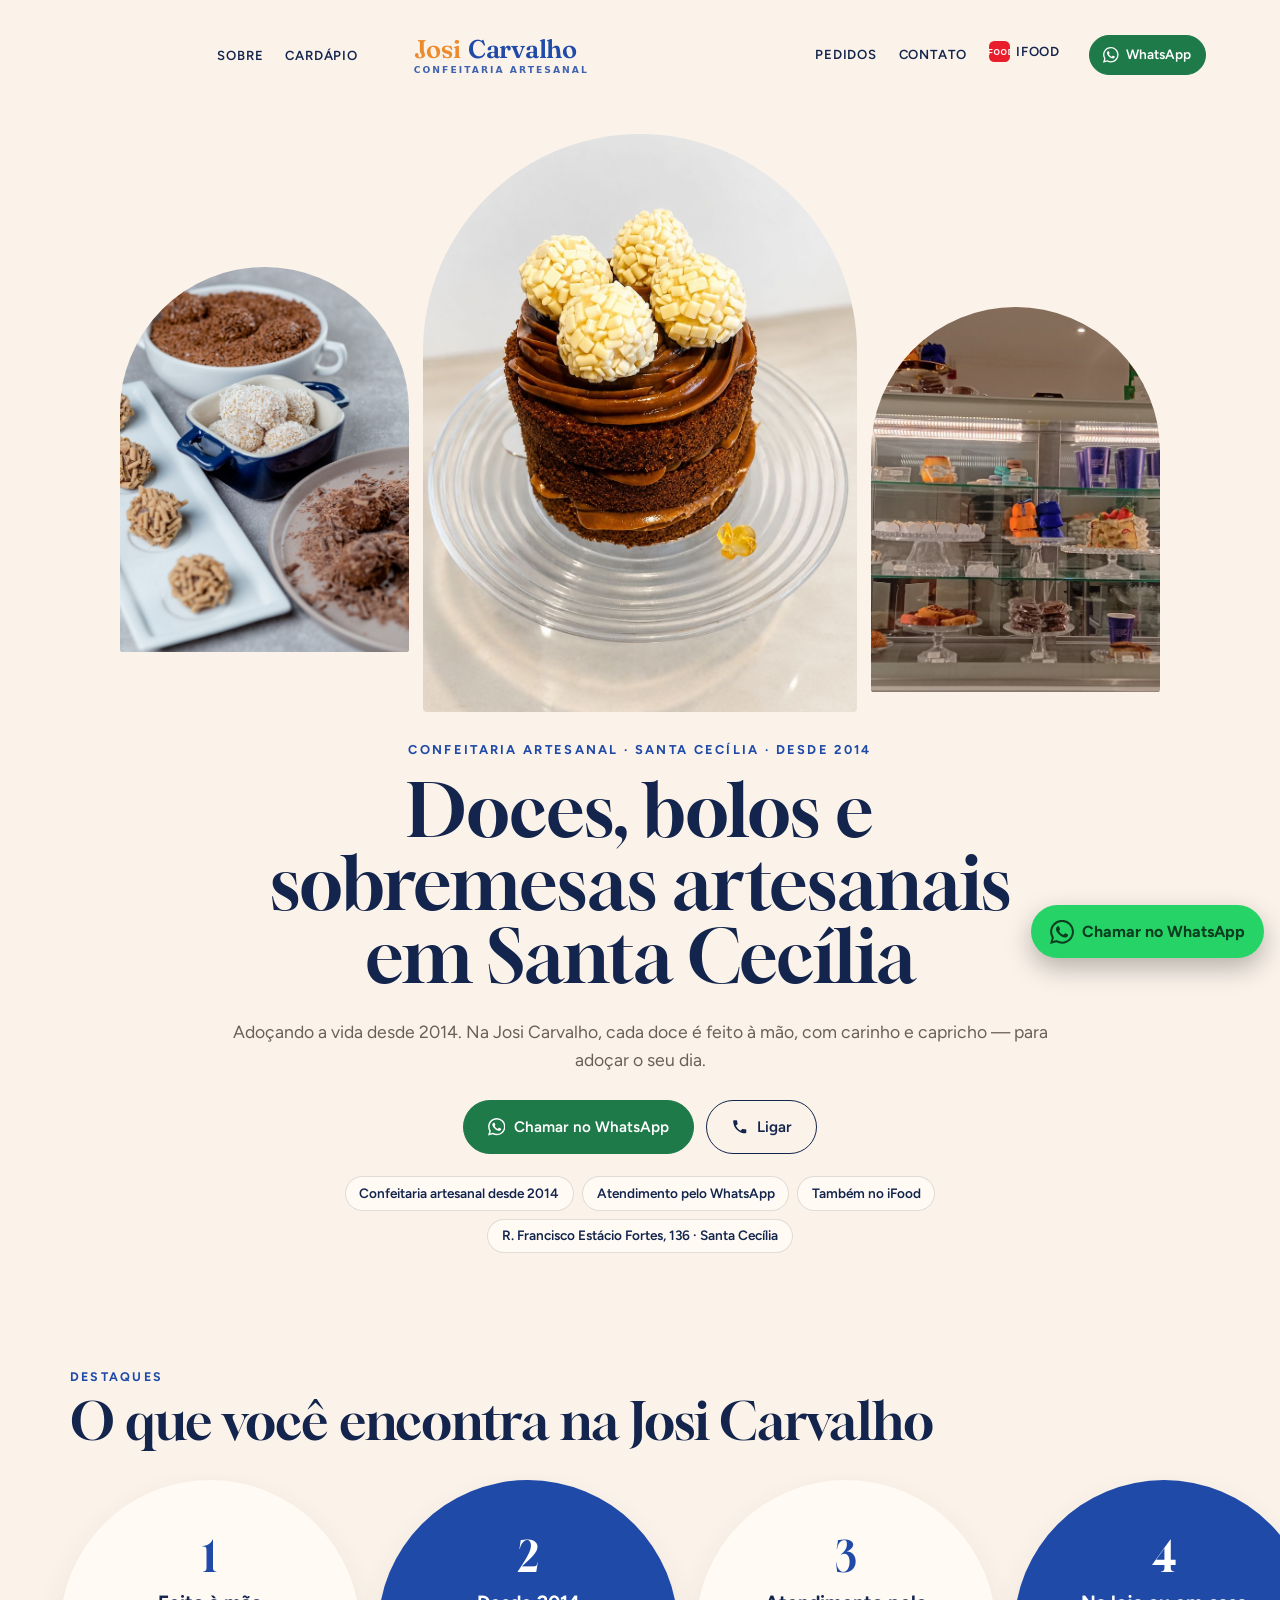
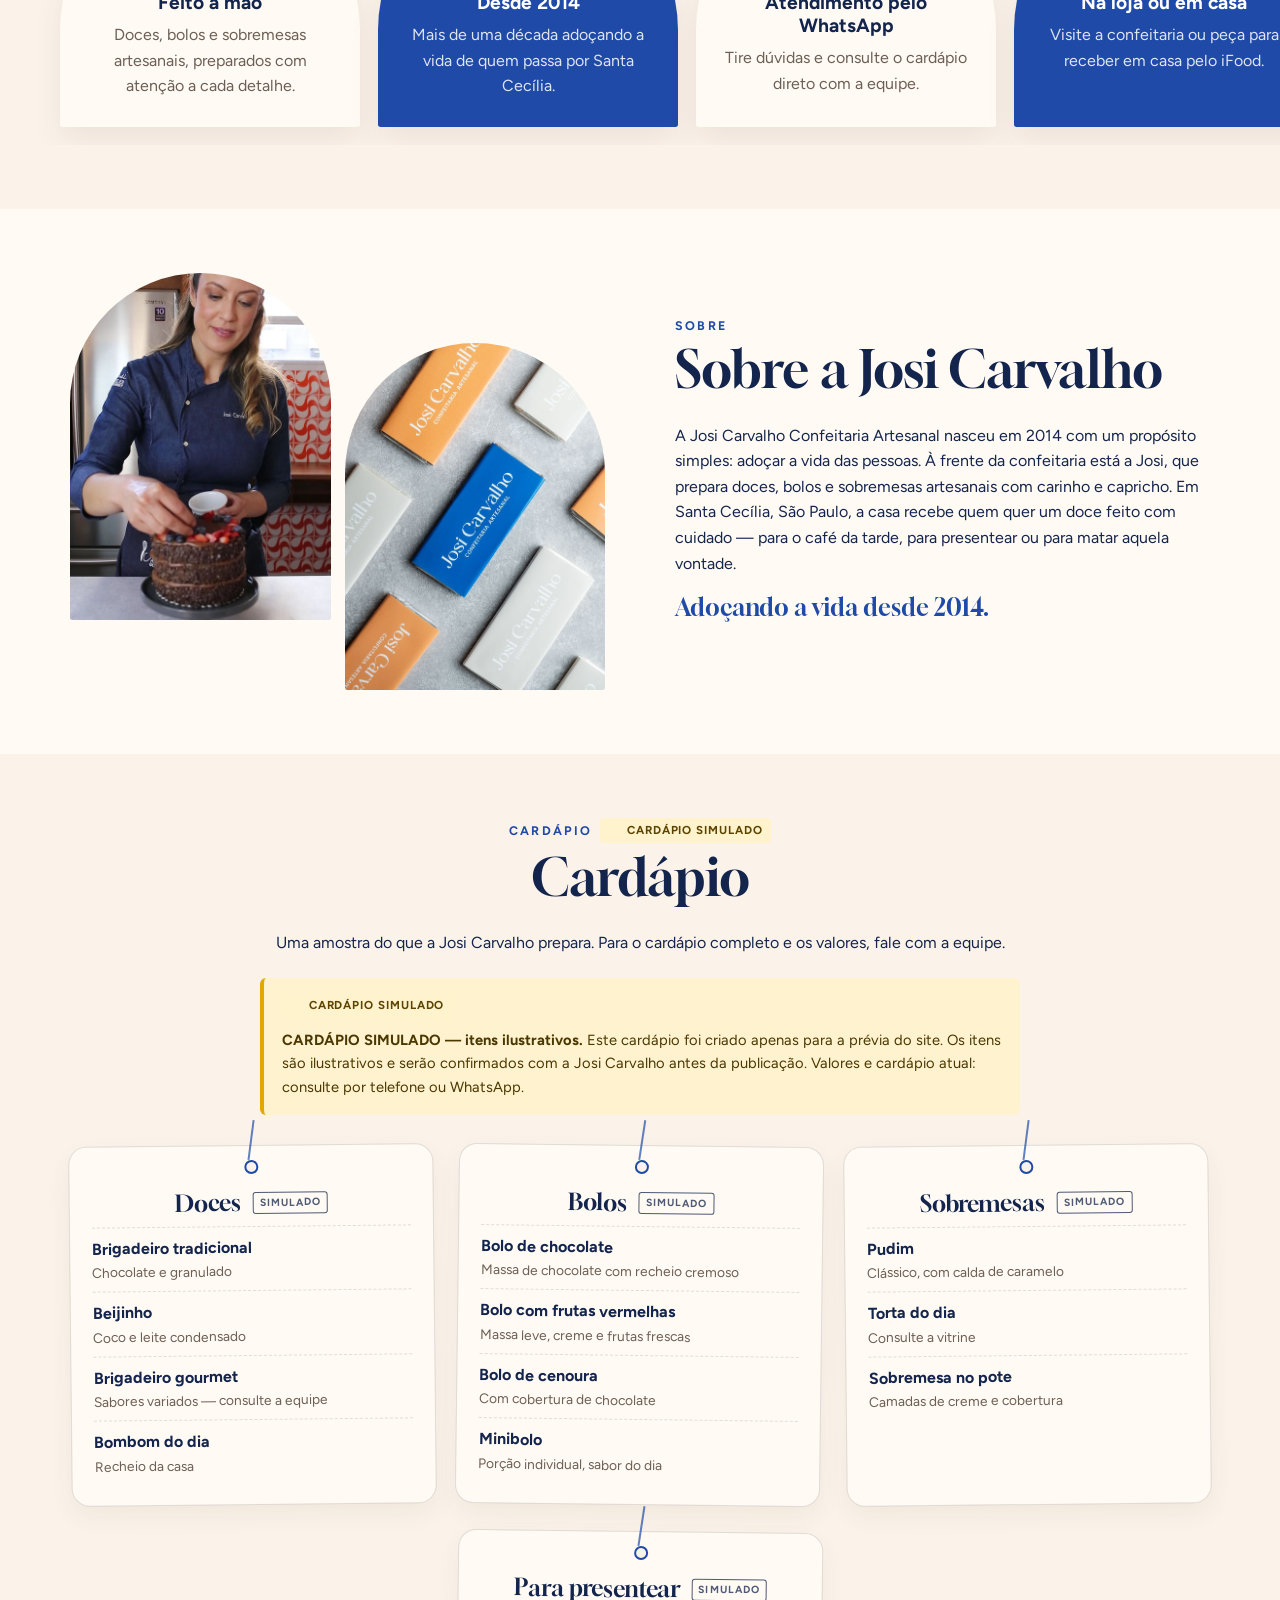
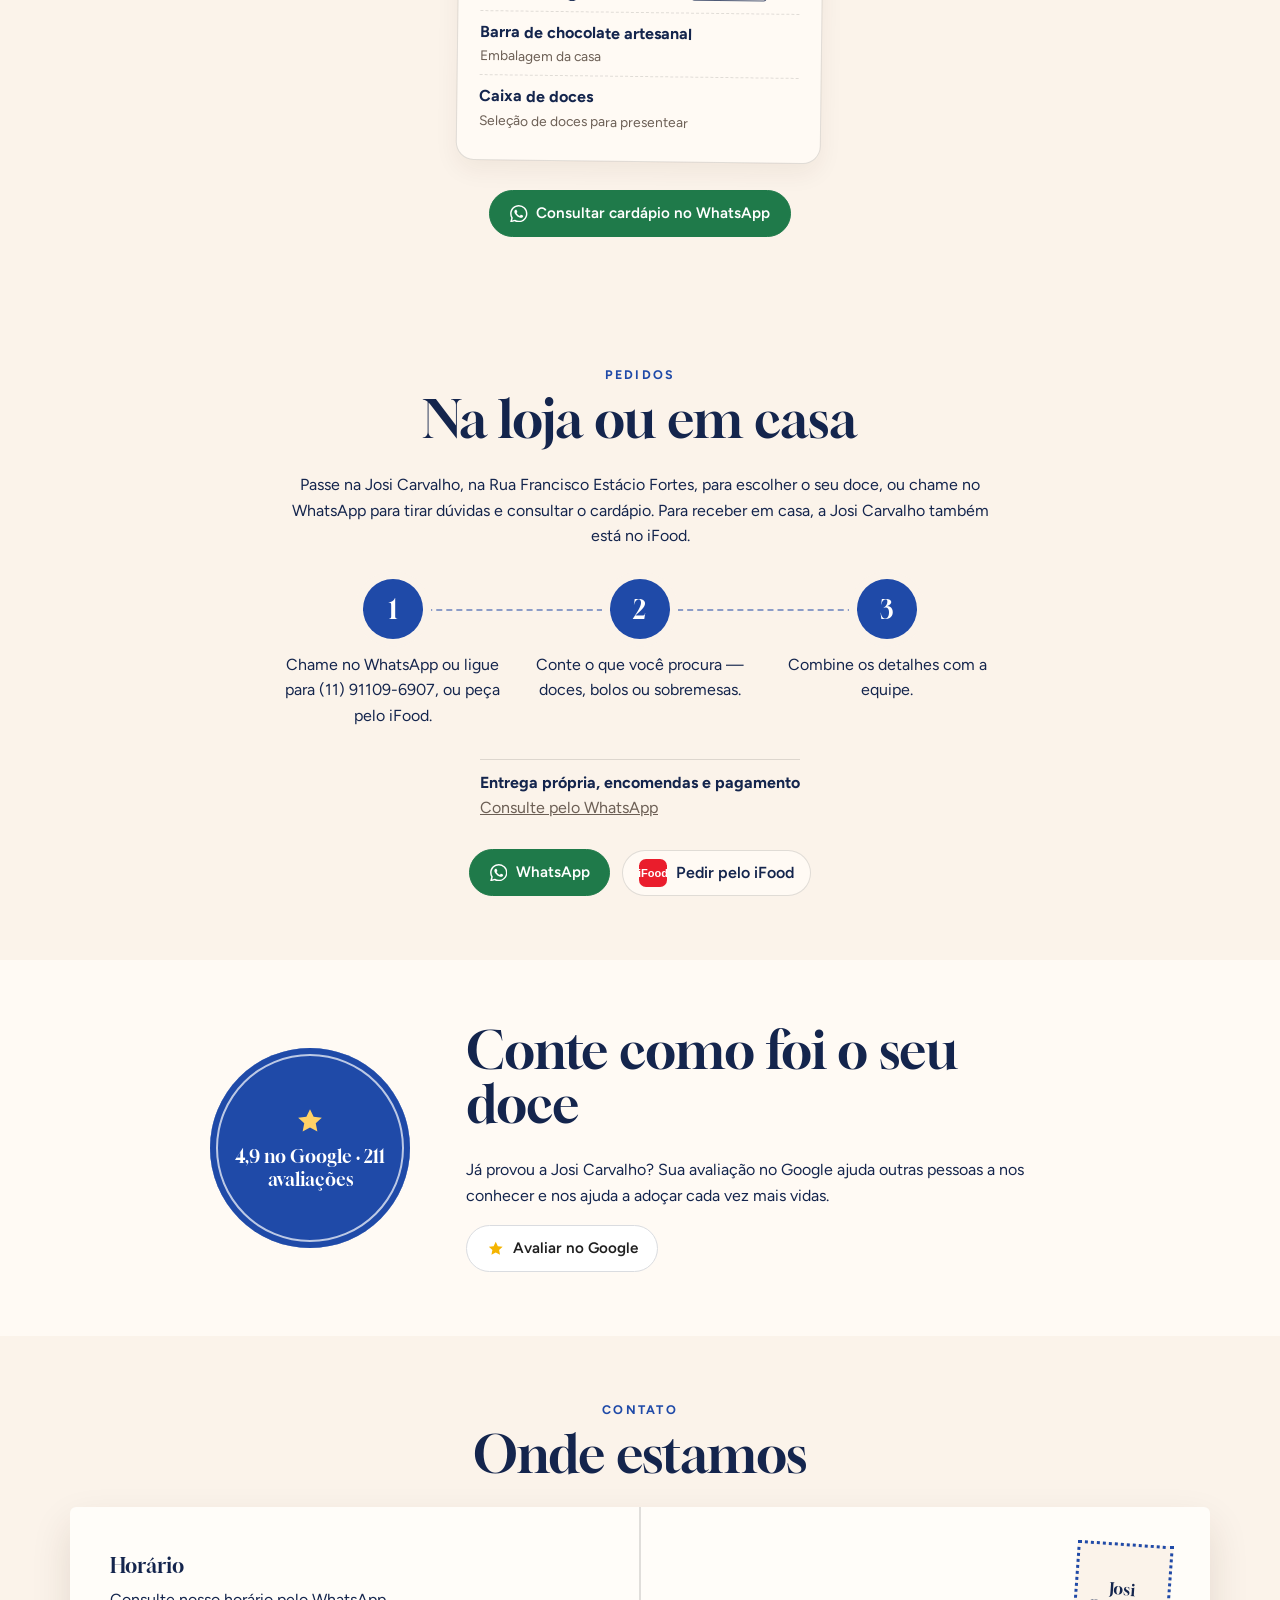
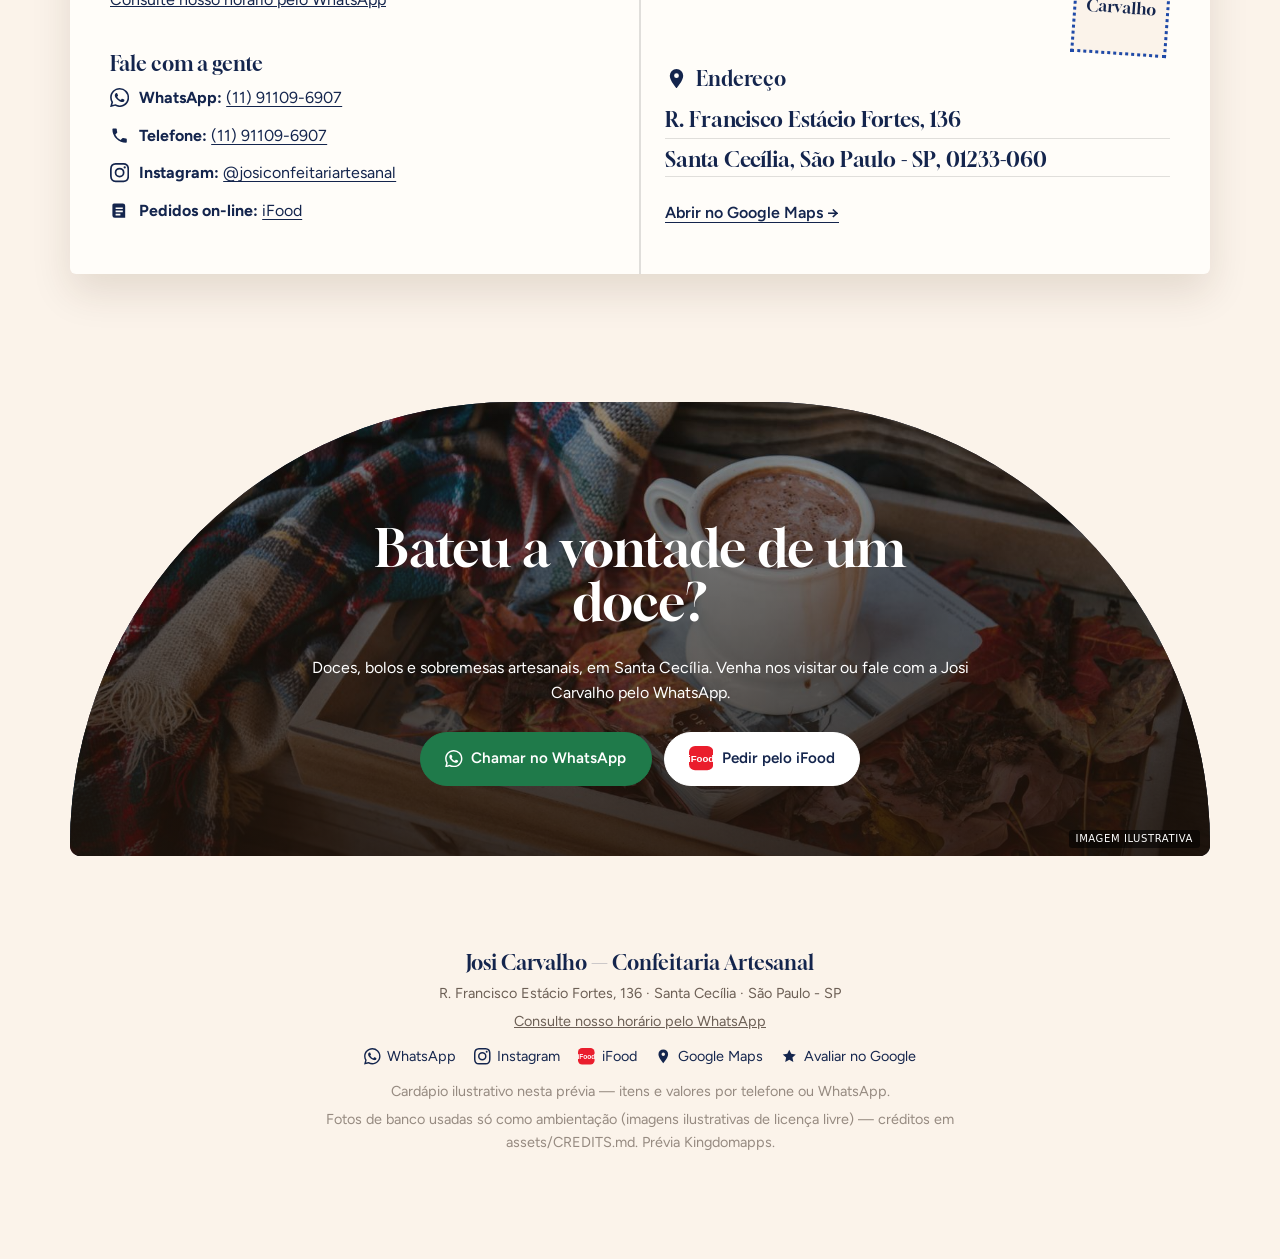
<file: v2/index.html>
<!DOCTYPE html>
<html lang="pt-BR">
<head>
<meta charset="UTF-8" />
<meta name="viewport" content="width=device-width, initial-scale=1" />
<meta name="robots" content="noindex, nofollow" />
<title>Josi Carvalho Confeitaria Artesanal | Doces e bolos em Santa Cecília, São Paulo</title>
<meta name="description" content="Confeitaria artesanal em Santa Cecília, na Rua Francisco Estácio Fortes. Doces, bolos e sobremesas artesanais desde 2014. Chame a Josi no WhatsApp ou peça pelo iFood." />
<meta name="theme-color" content="#14254d" />
<link rel="preconnect" href="https://fonts.googleapis.com" />
<link rel="preconnect" href="https://fonts.gstatic.com" crossorigin />
<link rel="stylesheet" href="https://fonts.googleapis.com/css2?family=Gloock&family=Figtree:wght@400;500;600;700&display=swap" />
<link rel="stylesheet" href="https://fonts.googleapis.com/css2?family=Fraunces:opsz,wght@9..144,500;9..144,600&display=swap" />
<link rel="stylesheet" href="../assets/core.css" />
<link rel="stylesheet" href="../assets/E08.css" />
<link rel="stylesheet" href="../assets/lead.css" />
<style>:root{--brand:#1f4aa8;--brand2:#fbf3ea;--brand-ink:#14254d}</style>
<!-- Google tag (gtag.js) -->
<script async src="https://www.googletagmanager.com/gtag/js?id=G-NJ030BJ0Z8"></script>
<script>
  window.dataLayer = window.dataLayer || [];
  function gtag(){dataLayer.push(arguments);}
  gtag('js', new Date());
  gtag('config', 'G-NJ030BJ0Z8');
</script>
<script>/* Kingdomapps GA4 eventos CTA */(function(){try{var ev=function(n,p){try{if(typeof gtag==='function')gtag('event',n,p);}catch(e){}};document.addEventListener('click',function(e){var a=e.target&&e.target.closest?e.target.closest('a[href]'):null;if(!a)return;var h=a.href||'',p={link_url:h};if(a.dataset&&a.dataset.plan)p.plan=a.dataset.plan;if(/wa\.me|api\.whatsapp\.com|whatsapp:/i.test(h))ev('click_whatsapp',p);else if(/ifood/i.test(h))ev('click_ifood',p);else if(/99app|99food|\/\/(www\.)?99\.|food\.99/i.test(h))ev('click_99',p);},true);document.addEventListener('submit',function(e){var f=e.target;ev('generate_lead',{form_id:(f&&(f.id||f.getAttribute('name')))||'form',page_location:location.href});},true);}catch(e){}})();</script>
</head>
<body class="est-E08" data-hours='{}' data-hours-unknown='[]'>
<!-- Kingdomapps · estrutura E08 (Arcos da vitrine) · v2 · copy: copy.md -->
<a class="skip" href="#conteudo">Pular para o conteúdo</a>
<header class="site-header e8-header" id="header">
  <div class="wrap e8-head">
    <nav class="site-nav e8-nav" id="site-nav" aria-label="Principal"><ul class="e8-nav-l"><li><a href="#sobre">Sobre</a></li><li><a href="#cardapio">Cardápio</a></li></ul><ul class="e8-nav-r"><li><a href="#entrega">Pedidos</a></li><li><a href="#contato">Contato</a></li><li class="nav-ifood"><a href="https://www.ifood.com.br/delivery/sao-paulo-sp/doces---josi-carvalho-confeitaria-artesanal-doces-santa-cecilia/13c714f4-819e-4468-8a78-96d95c09c31c" target="_blank" rel="noopener"><svg viewBox="0 0 24 24" aria-hidden="true" focusable="false"><rect width="24" height="24" rx="6" fill="#ea1d2c"/><text x="12" y="15.6" text-anchor="middle" font-family="Arial,Helvetica,sans-serif" font-weight="700" font-size="9.5" fill="#fff">iFood</text></svg><span>iFood</span></a></li></ul></nav>
    <a class="brand e8-brand" href="#topo" aria-label="Josi Carvalho — início"><span class="brand-word e8-word"><span class="wm-josi"><span class="wm-a">Josi</span> <span class="wm-b">Carvalho</span><span class="wm-c">Confeitaria Artesanal</span></span></span></a>
    <a class="btn btn-wa btn-sm header-cta" href="https://wa.me/5511911096907?text=Ol%C3%A1%21%20Vim%20pelo%20site%20da%20Josi%20Carvalho%20Confeitaria%20e%20gostaria%20de%20mais%20informa%C3%A7%C3%B5es." target="_blank" rel="noopener"><svg viewBox="0 0 24 24" aria-hidden="true" focusable="false"><path fill="currentColor" d="M17.47 14.38c-.3-.15-1.76-.87-2.03-.97-.27-.1-.47-.15-.67.15-.2.3-.77.97-.94 1.16-.17.2-.35.22-.64.07-.3-.15-1.26-.46-2.39-1.47-.88-.79-1.48-1.76-1.65-2.06-.17-.3-.02-.46.13-.6.13-.14.3-.35.45-.52.15-.17.2-.3.3-.5.1-.2.05-.37-.03-.52-.07-.15-.67-1.61-.92-2.2-.24-.58-.49-.5-.67-.51h-.57c-.2 0-.52.07-.8.37-.27.3-1.04 1.02-1.04 2.48s1.07 2.88 1.21 3.07c.15.2 2.1 3.2 5.08 4.49.71.31 1.26.49 1.7.63.71.22 1.36.19 1.87.12.57-.09 1.76-.72 2-1.41.25-.7.25-1.29.18-1.41-.08-.13-.27-.2-.57-.35zM12.05 21.78a9.87 9.87 0 0 1-5.03-1.38l-.36-.21-3.74.98 1-3.65-.24-.37a9.86 9.86 0 0 1-1.51-5.26c0-5.45 4.44-9.88 9.89-9.88 2.64 0 5.12 1.03 6.99 2.9a9.83 9.83 0 0 1 2.89 6.99c0 5.45-4.44 9.88-9.89 9.88zm8.41-18.3A11.82 11.82 0 0 0 12.05 0C5.5 0 .16 5.34.16 11.89c0 2.1.55 4.14 1.59 5.95L.06 24l6.3-1.65a11.88 11.88 0 0 0 5.69 1.45c6.55 0 11.89-5.34 11.89-11.89 0-3.18-1.24-6.17-3.48-8.41z"/></svg><span>WhatsApp</span></a>
    <button class="nav-toggle" type="button" aria-expanded="false" aria-controls="site-nav"><span class="sr-only">Abrir menu</span><span class="bars" aria-hidden="true"></span></button>
  </div>
</header>
<main id="conteudo">
<section class="e8-hero" id="topo" aria-labelledby="hero-title">
  <div class="wrap">
    <div class="e8-arches"><figure class="e8-arch e8-arch-s1"><img src="../assets/img/fotos-foto-5.jpg" width="1200" height="1800" alt="Doces artesanais: brigadeiros, beijinhos e docinhos confeitados" loading="lazy" decoding="async" /></figure><figure class="e8-arch e8-arch-main"><img src="../assets/img/fotos-foto-4.jpg" width="941" height="1672" alt="Minibolo de chocolate com cobertura cremosa e doces de chocolate branco" fetchpriority="high" /></figure><figure class="e8-arch e8-arch-s2"><img src="../assets/img/fotos-foto-1.jpg" width="1200" height="1593" alt="Vitrine da confeitaria com bolos, doces embalados e macarons" loading="lazy" decoding="async" /></figure></div>
    <div class="e8-hero-text">
      <p class="e8-eyebrow">Confeitaria Artesanal · Santa Cecília · Desde 2014</p>
      <h1 id="hero-title">Doces, bolos e sobremesas artesanais em Santa Cecília</h1>
      <p class="e8-lead">Adoçando a vida desde 2014. Na Josi Carvalho, cada doce é feito à mão, com carinho e capricho — para adoçar o seu dia.</p>
      <div class="hero-ctas"><a class="btn btn-wa btn-lg" href="https://wa.me/5511911096907?text=Ol%C3%A1%21%20Vim%20pelo%20site%20da%20Josi%20Carvalho%20Confeitaria%20e%20gostaria%20de%20mais%20informa%C3%A7%C3%B5es." target="_blank" rel="noopener"><svg viewBox="0 0 24 24" aria-hidden="true" focusable="false"><path fill="currentColor" d="M17.47 14.38c-.3-.15-1.76-.87-2.03-.97-.27-.1-.47-.15-.67.15-.2.3-.77.97-.94 1.16-.17.2-.35.22-.64.07-.3-.15-1.26-.46-2.39-1.47-.88-.79-1.48-1.76-1.65-2.06-.17-.3-.02-.46.13-.6.13-.14.3-.35.45-.52.15-.17.2-.3.3-.5.1-.2.05-.37-.03-.52-.07-.15-.67-1.61-.92-2.2-.24-.58-.49-.5-.67-.51h-.57c-.2 0-.52.07-.8.37-.27.3-1.04 1.02-1.04 2.48s1.07 2.88 1.21 3.07c.15.2 2.1 3.2 5.08 4.49.71.31 1.26.49 1.7.63.71.22 1.36.19 1.87.12.57-.09 1.76-.72 2-1.41.25-.7.25-1.29.18-1.41-.08-.13-.27-.2-.57-.35zM12.05 21.78a9.87 9.87 0 0 1-5.03-1.38l-.36-.21-3.74.98 1-3.65-.24-.37a9.86 9.86 0 0 1-1.51-5.26c0-5.45 4.44-9.88 9.89-9.88 2.64 0 5.12 1.03 6.99 2.9a9.83 9.83 0 0 1 2.89 6.99c0 5.45-4.44 9.88-9.89 9.88zm8.41-18.3A11.82 11.82 0 0 0 12.05 0C5.5 0 .16 5.34.16 11.89c0 2.1.55 4.14 1.59 5.95L.06 24l6.3-1.65a11.88 11.88 0 0 0 5.69 1.45c6.55 0 11.89-5.34 11.89-11.89 0-3.18-1.24-6.17-3.48-8.41z"/></svg><span>Chamar no WhatsApp</span></a><a class="btn btn-ghost btn-lg btn-tel" href="tel:+5511911096907"><svg viewBox="0 0 24 24" aria-hidden="true" focusable="false"><path fill="currentColor" d="M6.6 10.8a15.1 15.1 0 0 0 6.6 6.6l2.2-2.2a1 1 0 0 1 1-.25 11.4 11.4 0 0 0 3.6.57 1 1 0 0 1 1 1V20a1 1 0 0 1-1 1A17 17 0 0 1 3 4a1 1 0 0 1 1-1h3.5a1 1 0 0 1 1 1c0 1.25.2 2.45.57 3.57a1 1 0 0 1-.25 1z"/></svg><span>Ligar</span></a></div>
      <ul class="e8-chips"><li>Confeitaria artesanal desde 2014</li><li>Atendimento pelo WhatsApp</li><li>Também no iFood</li><li>R. Francisco Estácio Fortes, 136 · Santa Cecília</li></ul>
    </div>
  </div>
</section>
<section class="e8-sec" id="destaques" aria-labelledby="dest-title">
  <div class="wrap"><p class="e8-kicker">Destaques</p><h2 id="dest-title">O que você encontra na Josi Carvalho</h2></div>
  <ul class="e8-track" tabindex="0" aria-label="Destaques — role para o lado"><li class="e8-card"><span class="e8-card-n" aria-hidden="true">1</span><h3>Feito à mão</h3><p>Doces, bolos e sobremesas artesanais, preparados com atenção a cada detalhe.</p></li><li class="e8-card"><span class="e8-card-n" aria-hidden="true">2</span><h3>Desde 2014</h3><p>Mais de uma década adoçando a vida de quem passa por Santa Cecília.</p></li><li class="e8-card"><span class="e8-card-n" aria-hidden="true">3</span><h3>Atendimento pelo WhatsApp</h3><p>Tire dúvidas e consulte o cardápio direto com a equipe.</p></li><li class="e8-card"><span class="e8-card-n" aria-hidden="true">4</span><h3>Na loja ou em casa</h3><p>Visite a confeitaria ou peça para receber em casa pelo iFood.</p></li></ul>
</section>
<section class="e8-sec e8-about" id="sobre" aria-labelledby="sobre-title">
  <div class="wrap e8-about-grid">
    <div class="e8-pair"><figure class="e8-arch e8-arch-p1"><img src="../assets/img/fotos-foto-2.jpg" width="1080" height="1920" alt="Josi Carvalho decorando um bolo de chocolate com frutas vermelhas" loading="lazy" decoding="async" /></figure><figure class="e8-arch e8-arch-p2"><img src="../assets/img/fotos-foto-3.jpg" width="1066" height="1600" alt="Barras de chocolate com embalagens Josi Carvalho Confeitaria Artesanal" loading="lazy" decoding="async" /></figure></div>
    <div><p class="e8-kicker">Sobre</p><h2 id="sobre-title">Sobre a Josi Carvalho</h2><p>A Josi Carvalho Confeitaria Artesanal nasceu em 2014 com um propósito simples: adoçar a vida das pessoas. À frente da confeitaria está a Josi, que prepara doces, bolos e sobremesas artesanais com carinho e capricho. Em Santa Cecília, São Paulo, a casa recebe quem quer um doce feito com cuidado — para o café da tarde, para presentear ou para matar aquela vontade.</p><p class="e8-apoio">Adoçando a vida desde 2014.</p></div>
  </div>
</section>
<section class="e8-sec e8-menu" id="cardapio" aria-labelledby="menu-title">
  <div class="wrap">
    <div class="e8-center"><p class="e8-kicker">Cardápio <span class="sim-badge">Cardápio simulado</span></p><h2 id="menu-title">Cardápio</h2><p>Uma amostra do que a Josi Carvalho prepara. Para o cardápio completo e os valores, fale com a equipe.</p></div>
    <div class="sim-notice e8-notice" role="note"><span class="sim-badge">Cardápio simulado</span><p><strong>CARDÁPIO SIMULADO — itens ilustrativos.</strong> Este cardápio foi criado apenas para a prévia do site. Os itens são ilustrativos e serão confirmados com a Josi Carvalho antes da publicação. Valores e cardápio atual: consulte por telefone ou WhatsApp.</p></div>
    <div class="e8-tags"><div class="e8-tag"><span class="e8-hole" aria-hidden="true"></span><h3>Doces <span class="sim-tag">Simulado</span></h3><ul><li><span class="e8-dish">Brigadeiro tradicional</span><span class="e8-desc">Chocolate e granulado</span></li><li><span class="e8-dish">Beijinho</span><span class="e8-desc">Coco e leite condensado</span></li><li><span class="e8-dish">Brigadeiro gourmet</span><span class="e8-desc">Sabores variados — consulte a equipe</span></li><li><span class="e8-dish">Bombom do dia</span><span class="e8-desc">Recheio da casa</span></li></ul></div><div class="e8-tag"><span class="e8-hole" aria-hidden="true"></span><h3>Bolos <span class="sim-tag">Simulado</span></h3><ul><li><span class="e8-dish">Bolo de chocolate</span><span class="e8-desc">Massa de chocolate com recheio cremoso</span></li><li><span class="e8-dish">Bolo com frutas vermelhas</span><span class="e8-desc">Massa leve, creme e frutas frescas</span></li><li><span class="e8-dish">Bolo de cenoura</span><span class="e8-desc">Com cobertura de chocolate</span></li><li><span class="e8-dish">Minibolo</span><span class="e8-desc">Porção individual, sabor do dia</span></li></ul></div><div class="e8-tag"><span class="e8-hole" aria-hidden="true"></span><h3>Sobremesas <span class="sim-tag">Simulado</span></h3><ul><li><span class="e8-dish">Pudim</span><span class="e8-desc">Clássico, com calda de caramelo</span></li><li><span class="e8-dish">Torta do dia</span><span class="e8-desc">Consulte a vitrine</span></li><li><span class="e8-dish">Sobremesa no pote</span><span class="e8-desc">Camadas de creme e cobertura</span></li></ul></div><div class="e8-tag"><span class="e8-hole" aria-hidden="true"></span><h3>Para presentear <span class="sim-tag">Simulado</span></h3><ul><li><span class="e8-dish">Barra de chocolate artesanal</span><span class="e8-desc">Embalagem da casa</span></li><li><span class="e8-dish">Caixa de doces</span><span class="e8-desc">Seleção de doces para presentear</span></li></ul></div></div>
    <div class="e8-center"><a class="btn btn-wa" href="https://wa.me/5511911096907?text=Ol%C3%A1%21%20Vim%20pelo%20site%20da%20Josi%20Carvalho%20Confeitaria%20e%20gostaria%20de%20mais%20informa%C3%A7%C3%B5es." target="_blank" rel="noopener"><svg viewBox="0 0 24 24" aria-hidden="true" focusable="false"><path fill="currentColor" d="M17.47 14.38c-.3-.15-1.76-.87-2.03-.97-.27-.1-.47-.15-.67.15-.2.3-.77.97-.94 1.16-.17.2-.35.22-.64.07-.3-.15-1.26-.46-2.39-1.47-.88-.79-1.48-1.76-1.65-2.06-.17-.3-.02-.46.13-.6.13-.14.3-.35.45-.52.15-.17.2-.3.3-.5.1-.2.05-.37-.03-.52-.07-.15-.67-1.61-.92-2.2-.24-.58-.49-.5-.67-.51h-.57c-.2 0-.52.07-.8.37-.27.3-1.04 1.02-1.04 2.48s1.07 2.88 1.21 3.07c.15.2 2.1 3.2 5.08 4.49.71.31 1.26.49 1.7.63.71.22 1.36.19 1.87.12.57-.09 1.76-.72 2-1.41.25-.7.25-1.29.18-1.41-.08-.13-.27-.2-.57-.35zM12.05 21.78a9.87 9.87 0 0 1-5.03-1.38l-.36-.21-3.74.98 1-3.65-.24-.37a9.86 9.86 0 0 1-1.51-5.26c0-5.45 4.44-9.88 9.89-9.88 2.64 0 5.12 1.03 6.99 2.9a9.83 9.83 0 0 1 2.89 6.99c0 5.45-4.44 9.88-9.89 9.88zm8.41-18.3A11.82 11.82 0 0 0 12.05 0C5.5 0 .16 5.34.16 11.89c0 2.1.55 4.14 1.59 5.95L.06 24l6.3-1.65a11.88 11.88 0 0 0 5.69 1.45c6.55 0 11.89-5.34 11.89-11.89 0-3.18-1.24-6.17-3.48-8.41z"/></svg><span>Consultar cardápio no WhatsApp</span></a></div>
  </div>
</section>
<section class="e8-sec" id="entrega" aria-labelledby="ent-title">
  <div class="wrap e8-center">
    <p class="e8-kicker">Pedidos</p><h2 id="ent-title">Na loja ou em casa</h2><p>Passe na Josi Carvalho, na Rua Francisco Estácio Fortes, para escolher o seu doce, ou chame no WhatsApp para tirar dúvidas e consultar o cardápio. Para receber em casa, a Josi Carvalho também está no iFood.</p>
    <ol class="e8-dots"><li><span class="e8-dot">1</span><p>Chame no WhatsApp ou ligue para (11) 91109-6907, ou peça pelo iFood.</p></li><li><span class="e8-dot">2</span><p>Conte o que você procura — doces, bolos ou sobremesas.</p></li><li><span class="e8-dot">3</span><p>Combine os detalhes com a equipe.</p></li></ol>
    <dl class="e8-kv"><div><dt>Entrega própria, encomendas e pagamento</dt><dd><a href="https://wa.me/5511911096907?text=Ol%C3%A1%21%20Vim%20pelo%20site%20da%20Josi%20Carvalho%20Confeitaria%20e%20gostaria%20de%20mais%20informa%C3%A7%C3%B5es." target="_blank" rel="noopener">Consulte pelo WhatsApp</a></dd></div></dl>
    <div class="order-links"><a class="btn btn-wa" href="https://wa.me/5511911096907?text=Ol%C3%A1%21%20Vim%20pelo%20site%20da%20Josi%20Carvalho%20Confeitaria%20e%20gostaria%20de%20mais%20informa%C3%A7%C3%B5es." target="_blank" rel="noopener"><svg viewBox="0 0 24 24" aria-hidden="true" focusable="false"><path fill="currentColor" d="M17.47 14.38c-.3-.15-1.76-.87-2.03-.97-.27-.1-.47-.15-.67.15-.2.3-.77.97-.94 1.16-.17.2-.35.22-.64.07-.3-.15-1.26-.46-2.39-1.47-.88-.79-1.48-1.76-1.65-2.06-.17-.3-.02-.46.13-.6.13-.14.3-.35.45-.52.15-.17.2-.3.3-.5.1-.2.05-.37-.03-.52-.07-.15-.67-1.61-.92-2.2-.24-.58-.49-.5-.67-.51h-.57c-.2 0-.52.07-.8.37-.27.3-1.04 1.02-1.04 2.48s1.07 2.88 1.21 3.07c.15.2 2.1 3.2 5.08 4.49.71.31 1.26.49 1.7.63.71.22 1.36.19 1.87.12.57-.09 1.76-.72 2-1.41.25-.7.25-1.29.18-1.41-.08-.13-.27-.2-.57-.35zM12.05 21.78a9.87 9.87 0 0 1-5.03-1.38l-.36-.21-3.74.98 1-3.65-.24-.37a9.86 9.86 0 0 1-1.51-5.26c0-5.45 4.44-9.88 9.89-9.88 2.64 0 5.12 1.03 6.99 2.9a9.83 9.83 0 0 1 2.89 6.99c0 5.45-4.44 9.88-9.89 9.88zm8.41-18.3A11.82 11.82 0 0 0 12.05 0C5.5 0 .16 5.34.16 11.89c0 2.1.55 4.14 1.59 5.95L.06 24l6.3-1.65a11.88 11.88 0 0 0 5.69 1.45c6.55 0 11.89-5.34 11.89-11.89 0-3.18-1.24-6.17-3.48-8.41z"/></svg><span>WhatsApp</span></a><a class="app-link app-ifood" href="https://www.ifood.com.br/delivery/sao-paulo-sp/doces---josi-carvalho-confeitaria-artesanal-doces-santa-cecilia/13c714f4-819e-4468-8a78-96d95c09c31c" target="_blank" rel="noopener"><svg viewBox="0 0 24 24" aria-hidden="true" focusable="false"><rect width="24" height="24" rx="6" fill="#ea1d2c"/><text x="12" y="15.6" text-anchor="middle" font-family="Arial,Helvetica,sans-serif" font-weight="700" font-size="9.5" fill="#fff">iFood</text></svg><span>Pedir pelo iFood</span></a></div>
  </div>
</section>
<section class="e8-sec e8-review" id="avaliar" aria-labelledby="av-title">
  <div class="wrap e8-review-grid">
    <div class="e8-seal" aria-hidden="false"><p class="selo"><svg viewBox="0 0 24 24" aria-hidden="true" focusable="false"><path fill="currentColor" d="M12 2.5l2.9 6 6.6.8-4.9 4.5 1.3 6.5L12 17.1l-5.9 3.2 1.3-6.5L2.5 9.3l6.6-.8z"/></svg><span>4,9 no Google · 211 avaliações</span></p></div>
    <div><h2 id="av-title">Conte como foi o seu doce</h2><p>Já provou a Josi Carvalho? Sua avaliação no Google ajuda outras pessoas a nos conhecer e nos ajuda a adoçar cada vez mais vidas.</p><a class="btn btn-review" href="https://search.google.com/local/writereview?placeid=ChIJyfkReXopDiERNCmCOynQCTI" target="_blank" rel="noopener"><svg viewBox="0 0 24 24" aria-hidden="true" focusable="false"><path fill="currentColor" d="M12 2.5l2.9 6 6.6.8-4.9 4.5 1.3 6.5L12 17.1l-5.9 3.2 1.3-6.5L2.5 9.3l6.6-.8z"/></svg><span>Avaliar no Google</span></a></div>
  </div>
</section>
<section class="e8-sec" id="contato" aria-labelledby="ct-title">
  <div class="wrap">
    <div class="e8-center"><p class="e8-kicker">Contato</p><h2 id="ct-title">Onde estamos</h2></div>
    <div class="e8-postcard">
      <div class="e8-pc-left"><div class="ct-card ct-hours"><h3>Horário</h3><p><a href="https://wa.me/5511911096907?text=Ol%C3%A1%21%20Vim%20pelo%20site%20da%20Josi%20Carvalho%20Confeitaria%20e%20gostaria%20de%20mais%20informa%C3%A7%C3%B5es." target="_blank" rel="noopener">Consulte nosso horário pelo WhatsApp</a></p></div><div class="ct-card"><h3>Fale com a gente</h3><ul class="ct-list"><li><svg viewBox="0 0 24 24" aria-hidden="true" focusable="false"><path fill="currentColor" d="M17.47 14.38c-.3-.15-1.76-.87-2.03-.97-.27-.1-.47-.15-.67.15-.2.3-.77.97-.94 1.16-.17.2-.35.22-.64.07-.3-.15-1.26-.46-2.39-1.47-.88-.79-1.48-1.76-1.65-2.06-.17-.3-.02-.46.13-.6.13-.14.3-.35.45-.52.15-.17.2-.3.3-.5.1-.2.05-.37-.03-.52-.07-.15-.67-1.61-.92-2.2-.24-.58-.49-.5-.67-.51h-.57c-.2 0-.52.07-.8.37-.27.3-1.04 1.02-1.04 2.48s1.07 2.88 1.21 3.07c.15.2 2.1 3.2 5.08 4.49.71.31 1.26.49 1.7.63.71.22 1.36.19 1.87.12.57-.09 1.76-.72 2-1.41.25-.7.25-1.29.18-1.41-.08-.13-.27-.2-.57-.35zM12.05 21.78a9.87 9.87 0 0 1-5.03-1.38l-.36-.21-3.74.98 1-3.65-.24-.37a9.86 9.86 0 0 1-1.51-5.26c0-5.45 4.44-9.88 9.89-9.88 2.64 0 5.12 1.03 6.99 2.9a9.83 9.83 0 0 1 2.89 6.99c0 5.45-4.44 9.88-9.89 9.88zm8.41-18.3A11.82 11.82 0 0 0 12.05 0C5.5 0 .16 5.34.16 11.89c0 2.1.55 4.14 1.59 5.95L.06 24l6.3-1.65a11.88 11.88 0 0 0 5.69 1.45c6.55 0 11.89-5.34 11.89-11.89 0-3.18-1.24-6.17-3.48-8.41z"/></svg><span><strong>WhatsApp:</strong> <a href="https://wa.me/5511911096907?text=Ol%C3%A1%21%20Vim%20pelo%20site%20da%20Josi%20Carvalho%20Confeitaria%20e%20gostaria%20de%20mais%20informa%C3%A7%C3%B5es." target="_blank" rel="noopener">(11) 91109-6907</a></span></li><li><svg viewBox="0 0 24 24" aria-hidden="true" focusable="false"><path fill="currentColor" d="M6.6 10.8a15.1 15.1 0 0 0 6.6 6.6l2.2-2.2a1 1 0 0 1 1-.25 11.4 11.4 0 0 0 3.6.57 1 1 0 0 1 1 1V20a1 1 0 0 1-1 1A17 17 0 0 1 3 4a1 1 0 0 1 1-1h3.5a1 1 0 0 1 1 1c0 1.25.2 2.45.57 3.57a1 1 0 0 1-.25 1z"/></svg><span><strong>Telefone:</strong> <a href="tel:+5511911096907">(11) 91109-6907</a></span></li><li><svg viewBox="0 0 24 24" aria-hidden="true" focusable="false"><path fill="currentColor" d="M12 2.2c3.2 0 3.58.01 4.85.07 3.25.15 4.77 1.69 4.92 4.92.06 1.27.07 1.65.07 4.85s-.01 3.58-.07 4.85c-.15 3.23-1.66 4.77-4.92 4.92-1.27.06-1.65.07-4.85.07s-3.58-.01-4.85-.07c-3.26-.15-4.77-1.7-4.92-4.92C2.17 15.58 2.16 15.2 2.16 12s.01-3.58.07-4.85C2.38 3.92 3.9 2.38 7.15 2.23 8.42 2.17 8.8 2.16 12 2.16zM12 0C8.74 0 8.33.01 7.05.07 2.7.27.27 2.69.07 7.05.01 8.33 0 8.74 0 12s.01 3.67.07 4.95c.2 4.36 2.62 6.78 6.98 6.98C8.33 23.99 8.74 24 12 24s3.67-.01 4.95-.07c4.35-.2 6.78-2.62 6.98-6.98.06-1.28.07-1.69.07-4.95s-.01-3.67-.07-4.95c-.2-4.35-2.62-6.78-6.98-6.98C15.67.01 15.26 0 12 0zm0 5.84a6.16 6.16 0 1 0 0 12.32 6.16 6.16 0 0 0 0-12.32zM12 16a4 4 0 1 1 0-8 4 4 0 0 1 0 8zm6.4-11.85a1.44 1.44 0 1 0 0 2.88 1.44 1.44 0 0 0 0-2.88z"/></svg><span><strong>Instagram:</strong> <a href="https://instagram.com/josiconfeitariartesanal" target="_blank" rel="noopener">@josiconfeitariartesanal</a></span></li><li><svg viewBox="0 0 24 24" aria-hidden="true" focusable="false"><path fill="currentColor" d="M5 3h11a3 3 0 0 1 3 3v15H6a3 3 0 0 1-3-3V5a2 2 0 0 1 2-2zm2 5v2h9V8H7zm0 4v2h9v-2H7zm0 4v2h6v-2H7z"/></svg><span><strong>Pedidos on-line:</strong> <a href="https://www.ifood.com.br/delivery/sao-paulo-sp/doces---josi-carvalho-confeitaria-artesanal-doces-santa-cecilia/13c714f4-819e-4468-8a78-96d95c09c31c" target="_blank" rel="noopener">iFood</a></span></li></ul></div></div>
      <div class="e8-pc-right"><div class="e8-stamp"><span class="e8-stamp-txt">Josi Carvalho</span></div><div class="ct-card ct-addr"><h3><svg viewBox="0 0 24 24" aria-hidden="true" focusable="false"><path fill="currentColor" d="M12 2a7 7 0 0 0-7 7c0 5.25 7 13 7 13s7-7.75 7-13a7 7 0 0 0-7-7zm0 9.5a2.5 2.5 0 1 1 0-5 2.5 2.5 0 0 1 0 5z"/></svg><span>Endereço</span></h3><p>R. Francisco Estácio Fortes, 136<br />Santa Cecília, São Paulo - SP, 01233-060</p><a class="text-link" href="https://www.google.com/maps/place/?q=place_id:ChIJyfkReXopDiERNCmCOynQCTI" target="_blank" rel="noopener">Abrir no Google Maps →</a></div></div>
    </div>
  </div>
</section>
<section class="e8-sec cta-final" id="cta-final" aria-labelledby="cta-title">
  <div class="wrap"><div class="e8-cta"><div class="amb amb-cta" style="--amb:url('../assets/img/ambiente-hot-chocolate.jpg')" aria-hidden="true"><span class="amb-tag">Imagem ilustrativa</span></div>
    <div class="e8-cta-inner"><h2 id="cta-title">Bateu a vontade de um doce?</h2><p>Doces, bolos e sobremesas artesanais, em Santa Cecília. Venha nos visitar ou fale com a Josi Carvalho pelo WhatsApp.</p><div class="hero-ctas"><a class="btn btn-wa btn-lg" href="https://wa.me/5511911096907?text=Ol%C3%A1%21%20Vim%20pelo%20site%20da%20Josi%20Carvalho%20Confeitaria%20e%20gostaria%20de%20mais%20informa%C3%A7%C3%B5es." target="_blank" rel="noopener"><svg viewBox="0 0 24 24" aria-hidden="true" focusable="false"><path fill="currentColor" d="M17.47 14.38c-.3-.15-1.76-.87-2.03-.97-.27-.1-.47-.15-.67.15-.2.3-.77.97-.94 1.16-.17.2-.35.22-.64.07-.3-.15-1.26-.46-2.39-1.47-.88-.79-1.48-1.76-1.65-2.06-.17-.3-.02-.46.13-.6.13-.14.3-.35.45-.52.15-.17.2-.3.3-.5.1-.2.05-.37-.03-.52-.07-.15-.67-1.61-.92-2.2-.24-.58-.49-.5-.67-.51h-.57c-.2 0-.52.07-.8.37-.27.3-1.04 1.02-1.04 2.48s1.07 2.88 1.21 3.07c.15.2 2.1 3.2 5.08 4.49.71.31 1.26.49 1.7.63.71.22 1.36.19 1.87.12.57-.09 1.76-.72 2-1.41.25-.7.25-1.29.18-1.41-.08-.13-.27-.2-.57-.35zM12.05 21.78a9.87 9.87 0 0 1-5.03-1.38l-.36-.21-3.74.98 1-3.65-.24-.37a9.86 9.86 0 0 1-1.51-5.26c0-5.45 4.44-9.88 9.89-9.88 2.64 0 5.12 1.03 6.99 2.9a9.83 9.83 0 0 1 2.89 6.99c0 5.45-4.44 9.88-9.89 9.88zm8.41-18.3A11.82 11.82 0 0 0 12.05 0C5.5 0 .16 5.34.16 11.89c0 2.1.55 4.14 1.59 5.95L.06 24l6.3-1.65a11.88 11.88 0 0 0 5.69 1.45c6.55 0 11.89-5.34 11.89-11.89 0-3.18-1.24-6.17-3.48-8.41z"/></svg><span>Chamar no WhatsApp</span></a><a class="btn btn-ghost btn-lg btn-ifood" href="https://www.ifood.com.br/delivery/sao-paulo-sp/doces---josi-carvalho-confeitaria-artesanal-doces-santa-cecilia/13c714f4-819e-4468-8a78-96d95c09c31c" target="_blank" rel="noopener"><svg viewBox="0 0 24 24" aria-hidden="true" focusable="false"><rect width="24" height="24" rx="6" fill="#ea1d2c"/><text x="12" y="15.6" text-anchor="middle" font-family="Arial,Helvetica,sans-serif" font-weight="700" font-size="9.5" fill="#fff">iFood</text></svg><span>Pedir pelo iFood</span></a></div></div>
  </div></div>
</section>
</main>
<footer class="site-footer e8-footer">
  <div class="wrap e8-center">
    <p class="f-name">Josi Carvalho — Confeitaria Artesanal</p><p>R. Francisco Estácio Fortes, 136 · Santa Cecília · São Paulo - SP</p><p><a href="https://wa.me/5511911096907?text=Ol%C3%A1%21%20Vim%20pelo%20site%20da%20Josi%20Carvalho%20Confeitaria%20e%20gostaria%20de%20mais%20informa%C3%A7%C3%B5es." target="_blank" rel="noopener">Consulte nosso horário pelo WhatsApp</a></p>
    <nav class="f-links" aria-label="Links"><a href="https://wa.me/5511911096907?text=Ol%C3%A1%21%20Vim%20pelo%20site%20da%20Josi%20Carvalho%20Confeitaria%20e%20gostaria%20de%20mais%20informa%C3%A7%C3%B5es." target="_blank" rel="noopener"><svg viewBox="0 0 24 24" aria-hidden="true" focusable="false"><path fill="currentColor" d="M17.47 14.38c-.3-.15-1.76-.87-2.03-.97-.27-.1-.47-.15-.67.15-.2.3-.77.97-.94 1.16-.17.2-.35.22-.64.07-.3-.15-1.26-.46-2.39-1.47-.88-.79-1.48-1.76-1.65-2.06-.17-.3-.02-.46.13-.6.13-.14.3-.35.45-.52.15-.17.2-.3.3-.5.1-.2.05-.37-.03-.52-.07-.15-.67-1.61-.92-2.2-.24-.58-.49-.5-.67-.51h-.57c-.2 0-.52.07-.8.37-.27.3-1.04 1.02-1.04 2.48s1.07 2.88 1.21 3.07c.15.2 2.1 3.2 5.08 4.49.71.31 1.26.49 1.7.63.71.22 1.36.19 1.87.12.57-.09 1.76-.72 2-1.41.25-.7.25-1.29.18-1.41-.08-.13-.27-.2-.57-.35zM12.05 21.78a9.87 9.87 0 0 1-5.03-1.38l-.36-.21-3.74.98 1-3.65-.24-.37a9.86 9.86 0 0 1-1.51-5.26c0-5.45 4.44-9.88 9.89-9.88 2.64 0 5.12 1.03 6.99 2.9a9.83 9.83 0 0 1 2.89 6.99c0 5.45-4.44 9.88-9.89 9.88zm8.41-18.3A11.82 11.82 0 0 0 12.05 0C5.5 0 .16 5.34.16 11.89c0 2.1.55 4.14 1.59 5.95L.06 24l6.3-1.65a11.88 11.88 0 0 0 5.69 1.45c6.55 0 11.89-5.34 11.89-11.89 0-3.18-1.24-6.17-3.48-8.41z"/></svg><span>WhatsApp</span></a><a href="https://instagram.com/josiconfeitariartesanal" target="_blank" rel="noopener"><svg viewBox="0 0 24 24" aria-hidden="true" focusable="false"><path fill="currentColor" d="M12 2.2c3.2 0 3.58.01 4.85.07 3.25.15 4.77 1.69 4.92 4.92.06 1.27.07 1.65.07 4.85s-.01 3.58-.07 4.85c-.15 3.23-1.66 4.77-4.92 4.92-1.27.06-1.65.07-4.85.07s-3.58-.01-4.85-.07c-3.26-.15-4.77-1.7-4.92-4.92C2.17 15.58 2.16 15.2 2.16 12s.01-3.58.07-4.85C2.38 3.92 3.9 2.38 7.15 2.23 8.42 2.17 8.8 2.16 12 2.16zM12 0C8.74 0 8.33.01 7.05.07 2.7.27.27 2.69.07 7.05.01 8.33 0 8.74 0 12s.01 3.67.07 4.95c.2 4.36 2.62 6.78 6.98 6.98C8.33 23.99 8.74 24 12 24s3.67-.01 4.95-.07c4.35-.2 6.78-2.62 6.98-6.98.06-1.28.07-1.69.07-4.95s-.01-3.67-.07-4.95c-.2-4.35-2.62-6.78-6.98-6.98C15.67.01 15.26 0 12 0zm0 5.84a6.16 6.16 0 1 0 0 12.32 6.16 6.16 0 0 0 0-12.32zM12 16a4 4 0 1 1 0-8 4 4 0 0 1 0 8zm6.4-11.85a1.44 1.44 0 1 0 0 2.88 1.44 1.44 0 0 0 0-2.88z"/></svg><span>Instagram</span></a><a href="https://www.ifood.com.br/delivery/sao-paulo-sp/doces---josi-carvalho-confeitaria-artesanal-doces-santa-cecilia/13c714f4-819e-4468-8a78-96d95c09c31c" target="_blank" rel="noopener"><svg viewBox="0 0 24 24" aria-hidden="true" focusable="false"><rect width="24" height="24" rx="6" fill="#ea1d2c"/><text x="12" y="15.6" text-anchor="middle" font-family="Arial,Helvetica,sans-serif" font-weight="700" font-size="9.5" fill="#fff">iFood</text></svg><span>iFood</span></a><a href="https://www.google.com/maps/place/?q=place_id:ChIJyfkReXopDiERNCmCOynQCTI" target="_blank" rel="noopener"><svg viewBox="0 0 24 24" aria-hidden="true" focusable="false"><path fill="currentColor" d="M12 2a7 7 0 0 0-7 7c0 5.25 7 13 7 13s7-7.75 7-13a7 7 0 0 0-7-7zm0 9.5a2.5 2.5 0 1 1 0-5 2.5 2.5 0 0 1 0 5z"/></svg><span>Google Maps</span></a><a href="https://search.google.com/local/writereview?placeid=ChIJyfkReXopDiERNCmCOynQCTI" target="_blank" rel="noopener"><svg viewBox="0 0 24 24" aria-hidden="true" focusable="false"><path fill="currentColor" d="M12 2.5l2.9 6 6.6.8-4.9 4.5 1.3 6.5L12 17.1l-5.9 3.2 1.3-6.5L2.5 9.3l6.6-.8z"/></svg><span>Avaliar no Google</span></a></nav>
    <p class="f-note">Cardápio ilustrativo nesta prévia — itens e valores por telefone ou WhatsApp.</p>
    <p class="f-credit">Fotos de banco usadas só como ambientação (imagens ilustrativas de licença livre) — créditos em assets/CREDITS.md. Prévia Kingdomapps.</p>
  </div>
</footer>
<a class="wa-float" href="https://wa.me/5511911096907?text=Ol%C3%A1%21%20Vim%20pelo%20site%20da%20Josi%20Carvalho%20Confeitaria%20e%20gostaria%20de%20mais%20informa%C3%A7%C3%B5es." target="_blank" rel="noopener" aria-label="Chamar a Josi Carvalho no WhatsApp"><svg viewBox="0 0 24 24" aria-hidden="true" focusable="false"><path fill="currentColor" d="M17.47 14.38c-.3-.15-1.76-.87-2.03-.97-.27-.1-.47-.15-.67.15-.2.3-.77.97-.94 1.16-.17.2-.35.22-.64.07-.3-.15-1.26-.46-2.39-1.47-.88-.79-1.48-1.76-1.65-2.06-.17-.3-.02-.46.13-.6.13-.14.3-.35.45-.52.15-.17.2-.3.3-.5.1-.2.05-.37-.03-.52-.07-.15-.67-1.61-.92-2.2-.24-.58-.49-.5-.67-.51h-.57c-.2 0-.52.07-.8.37-.27.3-1.04 1.02-1.04 2.48s1.07 2.88 1.21 3.07c.15.2 2.1 3.2 5.08 4.49.71.31 1.26.49 1.7.63.71.22 1.36.19 1.87.12.57-.09 1.76-.72 2-1.41.25-.7.25-1.29.18-1.41-.08-.13-.27-.2-.57-.35zM12.05 21.78a9.87 9.87 0 0 1-5.03-1.38l-.36-.21-3.74.98 1-3.65-.24-.37a9.86 9.86 0 0 1-1.51-5.26c0-5.45 4.44-9.88 9.89-9.88 2.64 0 5.12 1.03 6.99 2.9a9.83 9.83 0 0 1 2.89 6.99c0 5.45-4.44 9.88-9.89 9.88zm8.41-18.3A11.82 11.82 0 0 0 12.05 0C5.5 0 .16 5.34.16 11.89c0 2.1.55 4.14 1.59 5.95L.06 24l6.3-1.65a11.88 11.88 0 0 0 5.69 1.45c6.55 0 11.89-5.34 11.89-11.89 0-3.18-1.24-6.17-3.48-8.41z"/></svg><span>Chamar no WhatsApp</span></a>
<script src="../assets/site.js" defer></script>
</body>
</html>
</file>
<file: gate.css>
:root {
  --bg: #0f0e0c;
  --card: #1a1815;
  --text: #f4efe6;
  --muted: #9a9084;
  --accent: #c45c3a;
  --line: rgba(200, 180, 160, 0.15);
  --ok: #25d366;
  --font: "Segoe UI", system-ui, -apple-system, sans-serif;
}
*, *::before, *::after { box-sizing: border-box; margin: 0; padding: 0; }
body {
  min-height: 100vh;
  font-family: var(--font);
  background:
    radial-gradient(ellipse at top, rgba(196, 92, 58, 0.18), transparent 50%),
    var(--bg);
  color: var(--text);
  line-height: 1.5;
  -webkit-font-smoothing: antialiased;
}
.shell {
  width: min(100% - 2rem, 1100px);
  margin: 0 auto;
  padding: 2.5rem 0 3rem;
}
.brand-row {
  display: flex; align-items: center; justify-content: space-between;
  gap: 1rem; margin-bottom: 2rem;
}
.brand-row strong { letter-spacing: 0.04em; }
.brand-row span { color: var(--muted); font-size: 0.9rem; }

.lock {
  max-width: 420px;
  margin: 4vh auto 0;
  background: var(--card);
  border: 1px solid var(--line);
  border-radius: 18px;
  padding: 2rem 1.5rem;
  text-align: center;
}
.lock h1 {
  font-size: 1.45rem;
  margin-bottom: 0.5rem;
}
.lock p {
  color: var(--muted);
  font-size: 0.95rem;
  margin-bottom: 1.5rem;
}
.lock label {
  display: block; text-align: left; font-size: 0.8rem;
  color: var(--muted); margin-bottom: 0.4rem;
}
.lock input {
  width: 100%;
  font-size: 1.6rem;
  letter-spacing: 0.4em;
  text-align: center;
  padding: 0.85rem;
  border-radius: 12px;
  border: 1px solid var(--line);
  background: #12100e;
  color: var(--text);
  outline: none;
  margin-bottom: 0.85rem;
}
.lock input:focus { border-color: var(--accent); }
.lock button {
  width: 100%;
  padding: 0.9rem;
  border: none; border-radius: 999px;
  background: var(--accent); color: #fff;
  font-weight: 700; font-size: 0.95rem; cursor: pointer;
}
.lock button:hover { filter: brightness(1.08); }
.lock .err {
  color: #ff8a7a; font-size: 0.88rem; min-height: 1.2em;
  margin-top: 0.75rem;
}
.hidden { display: none !important; }

.gallery-head {
  margin-bottom: 1.5rem;
}
.gallery-head h1 { font-size: clamp(1.5rem, 3vw, 2rem); margin-bottom: 0.35rem; }
.gallery-head p { color: var(--muted); }

.cards {
  display: grid; gap: 1.25rem;
  grid-template-columns: 1fr;
}
.card {
  background: var(--card);
  border: 1px solid var(--line);
  border-radius: 16px;
  overflow: hidden;
  display: flex; flex-direction: column;
}
.card-preview {
  background: #0a0908;
  border-bottom: 1px solid var(--line);
  aspect-ratio: 16/10;
  position: relative;
}
.card-preview iframe {
  width: 200%; height: 200%;
  transform: scale(0.5);
  transform-origin: 0 0;
  border: 0;
  pointer-events: none;
  background: #fff;
}
.card-body { padding: 1.15rem 1.2rem 1.35rem; }
.card-body h2 { font-size: 1.1rem; margin-bottom: 0.35rem; }
.card-body p { color: var(--muted); font-size: 0.9rem; margin-bottom: 1rem; }
.card-actions { display: flex; flex-wrap: wrap; gap: 0.6rem; }
.card-actions a {
  display: inline-flex; align-items: center;
  padding: 0.6rem 1rem; border-radius: 999px;
  font-size: 0.85rem; font-weight: 650; text-decoration: none;
}
.card-actions .open {
  background: var(--accent); color: #fff;
}
.card-actions .open:hover { filter: brightness(1.08); }
.toolbar {
  display: flex; justify-content: flex-end; margin-bottom: 1rem;
}
.toolbar button {
  background: transparent; border: 1px solid var(--line);
  color: var(--muted); border-radius: 999px;
  padding: 0.45rem 0.9rem; cursor: pointer; font-size: 0.8rem;
}
.toolbar button:hover { color: var(--text); }

footer {
  margin-top: 2.5rem;
  color: var(--muted);
  font-size: 0.85rem;
  border-top: 1px solid var(--line);
  padding-top: 1.25rem;
}

@media (min-width: 900px) {
  .cards { grid-template-columns: repeat(3, 1fr); }
}
</file>
<file: assets/core.css>
/* Kingdomapps — base institucional (estrutura e mecânica comuns às 3 skins) */
*,*::before,*::after{box-sizing:border-box}
html{scroll-behavior:smooth;-webkit-text-size-adjust:100%}
body{margin:0;background:var(--bg);color:var(--ink);font-family:var(--font-body);font-size:16px;line-height:1.6;text-rendering:optimizeLegibility}
img{max-width:100%;height:auto;display:block}
a{color:inherit}
h1,h2,h3{font-family:var(--font-display);line-height:1.1;margin:0 0 .5em;font-weight:var(--display-weight,600)}
p{margin:0 0 1em}
ul,ol{margin:0;padding:0}
svg{width:1.15em;height:1.15em;flex:none}
.sr-only{position:absolute;width:1px;height:1px;overflow:hidden;clip:rect(0 0 0 0);white-space:nowrap}
.skip{position:absolute;left:12px;top:-60px;z-index:100;background:var(--ink);color:var(--bg);padding:10px 14px}
.skip:focus{top:12px}
:focus-visible{outline:3px solid var(--focus,var(--brand2));outline-offset:3px}
.wrap{width:100%;max-width:1180px;margin:0 auto;padding:0 20px}
.sec{padding:var(--sec-pad,72px) 0;position:relative}
.kicker{font-size:.78rem;letter-spacing:.18em;text-transform:uppercase;color:var(--muted);margin-bottom:.8em;display:flex;align-items:center;gap:.6em;flex-wrap:wrap}
.lead{font-size:1.08rem;color:var(--muted)}
.tbc{display:inline-block;font-size:.78em;padding:.1em .6em;border:1px dashed currentColor;border-radius:99px;opacity:.85;white-space:nowrap}
.interim-flag{margin:0;padding:8px 20px;background:#fff3cd;color:#5c4400;font:600 13px/1.4 system-ui,sans-serif;text-align:center}
/* botões */
.btn{display:inline-flex;align-items:center;justify-content:center;gap:.55em;min-height:46px;padding:.7em 1.3em;text-decoration:none;font-weight:600;border:1px solid transparent;border-radius:var(--btn-radius,6px);cursor:pointer;transition:transform .15s ease,background .2s ease,color .2s ease,border-color .2s ease;font-family:var(--font-btn,var(--font-body));letter-spacing:var(--btn-track,0);text-transform:var(--btn-case,none);font-size:var(--btn-size,.95rem)}
.btn:hover{transform:translateY(-1px)}
.btn-lg{min-height:54px;padding:.85em 1.6em}
.btn-sm{min-height:40px;padding:.5em 1em;font-size:.85rem}
.btn-wa{background:var(--wa-bg);color:var(--wa-ink);border-color:var(--wa-bg)}
.btn-wa:hover{background:var(--wa-hover,var(--wa-bg))}
.btn-ghost{background:transparent;color:inherit;border-color:currentColor}
.btn-review{background:var(--review-bg,#fff);color:var(--review-ink,#1f1f1f);border-color:var(--review-line,#dadce0)}
.btn-review svg{color:#f4b400}
/* header */
.site-header{position:sticky;top:0;z-index:50;background:var(--header-bg,var(--bg));color:var(--header-ink,var(--ink));transition:background .25s ease,box-shadow .25s ease}
.header-inner{display:flex;align-items:center;gap:16px;min-height:68px}
.brand{display:flex;align-items:center;gap:10px;text-decoration:none;margin-right:auto}
.brand-logo{width:46px;height:46px;object-fit:cover;border-radius:var(--logo-radius,50%);background:#fff}
.brand-word{font-family:var(--font-display);font-size:1.35rem;font-weight:var(--display-weight,600);line-height:1}
.site-nav ul{list-style:none;display:flex;gap:26px}
.site-nav a{text-decoration:none;font-size:.9rem}
.site-nav a:hover{text-decoration:underline;text-underline-offset:6px}
.nav-toggle{display:none;background:none;border:0;color:inherit;width:44px;height:44px;cursor:pointer;padding:0}
.nav-toggle .bars,.nav-toggle .bars::before,.nav-toggle .bars::after{display:block;width:22px;height:2px;background:currentColor;margin:auto;position:relative;transition:transform .2s ease}
.nav-toggle .bars::before,.nav-toggle .bars::after{content:"";position:absolute;left:0}
.nav-toggle .bars::before{top:-7px}.nav-toggle .bars::after{top:7px}
.nav-open .nav-toggle .bars{background:transparent}
.nav-open .nav-toggle .bars::before{transform:translateY(7px) rotate(45deg)}
.nav-open .nav-toggle .bars::after{transform:translateY(-7px) rotate(-45deg)}
@media (max-width:880px){
  .nav-toggle{display:block}
  .header-cta span{display:none}
  .header-cta{padding:.5em .7em}
  .site-nav{position:fixed;inset:68px 0 auto 0;background:var(--nav-mobile-bg,var(--bg));color:var(--ink);padding:12px 20px 24px;box-shadow:0 18px 30px rgba(0,0,0,.18);transform:translateY(-12px);opacity:0;visibility:hidden;transition:.2s ease}
  .nav-open .site-nav{transform:none;opacity:1;visibility:visible}
  .site-nav ul{flex-direction:column;gap:0}
  .site-nav a{display:block;padding:14px 0;font-size:1.05rem;border-bottom:1px solid var(--line)}
}
/* hero */
.hero{position:relative;overflow:hidden}
.hero-media{margin:0}
.hero-media img{width:100%;height:100%;object-fit:cover}
.hero-copy{position:relative}
.hero h1{font-size:clamp(2.3rem,6vw,4.4rem)}
.eyebrow{font-size:.8rem;letter-spacing:.2em;text-transform:uppercase;margin-bottom:1.1em}
.hero-ctas{display:flex;flex-wrap:wrap;gap:12px;margin:1.6em 0 1.4em}
.chips{list-style:none;display:flex;flex-wrap:wrap;gap:8px}
.chips li{font-size:.85rem;padding:.35em .85em;border:1px solid var(--chip-line,currentColor);border-radius:var(--chip-radius,99px)}
.open-badge{display:inline-flex;align-items:center;gap:.5em;font-size:.85rem;font-weight:600;margin:0}
.open-badge::before{content:"";width:9px;height:9px;border-radius:50%;background:#2fbf71;box-shadow:0 0 0 4px rgba(47,191,113,.2)}
.open-badge[hidden]{display:none}
/* sobre + galeria */
.sobre-grid{display:grid;gap:40px}
.apoio{font-weight:600}
.gallery{display:grid;grid-template-columns:repeat(2,1fr);gap:var(--gal-gap,10px)}
.g-item{margin:0;position:relative;overflow:hidden;border-radius:var(--img-radius,0)}
.g-item img{width:100%;height:100%;object-fit:cover;aspect-ratio:1/1}
.g-item figcaption{position:absolute;left:0;right:0;bottom:0;padding:22px 10px 8px;font-size:.78rem;color:#fff;background:linear-gradient(transparent,rgba(0,0,0,.72))}
@media (min-width:900px){.sobre-grid{grid-template-columns:1fr 1.15fr;align-items:center;gap:64px}}
/* destaques */
.feats{list-style:none;display:grid;gap:18px;grid-template-columns:1fr;margin-top:28px}
@media (min-width:640px){.feats{grid-template-columns:repeat(2,1fr)}}
@media (min-width:1000px){.feats{grid-template-columns:repeat(4,1fr)}}
.feat h3{font-size:1.3rem}
.feat p{margin:0;color:var(--muted)}
.feat-n{display:block;font-family:var(--font-display);font-size:1.1rem;margin-bottom:.6em;color:var(--accent)}
/* cardápio */
.cardapio{overflow:hidden}
.amb{position:absolute;inset:0;background-image:var(--amb);background-size:cover;background-position:center;z-index:0}
.amb::after{content:"";position:absolute;inset:0;background:var(--amb-overlay,rgba(0,0,0,.6))}
.amb-tag{position:absolute;right:10px;bottom:8px;z-index:2;font:500 10px/1 system-ui,sans-serif;letter-spacing:.06em;text-transform:uppercase;color:#fff;background:rgba(0,0,0,.55);padding:4px 7px;border-radius:3px}
.amb-menu{bottom:auto;height:var(--amb-menu-h,320px)}
.cardapio .wrap,.cta-final .wrap{position:relative;z-index:1}
.menu-head{max-width:720px}
.sim-badge{display:inline-flex;align-items:center;gap:.4em;font:700 .72rem/1 var(--font-body);letter-spacing:.08em;text-transform:uppercase;background:var(--sim-bg,#fff3cd);color:var(--sim-ink,#5c4400);padding:.5em .75em;border-radius:4px}
.sim-badge::before{content:"!";display:inline-grid;place-items:center;width:1.3em;height:1.3em;border-radius:50%;background:currentColor;color:var(--sim-bg,#fff3cd);font-size:.9em}
.sim-notice{display:flex;flex-direction:column;gap:10px;align-items:flex-start;margin:24px 0;padding:16px 18px;background:var(--notice-bg,rgba(255,243,205,.95));color:var(--notice-ink,#4a3800);border-left:4px solid #e0a800;border-radius:6px;font-size:.92rem}
.sim-notice p{margin:0}
.menu-tabs{display:flex;flex-wrap:wrap;gap:8px;margin:8px 0 22px}
.menu-tabs [role=tab]{font:inherit;cursor:pointer;min-height:44px;padding:.5em 1.1em;border:1px solid var(--line);background:transparent;color:inherit;border-radius:var(--btn-radius,6px)}
.menu-tabs [role=tab][aria-selected=true]{background:var(--tab-on-bg,var(--ink));color:var(--tab-on-ink,var(--bg));border-color:var(--tab-on-bg,var(--ink))}
.menu-panel{padding:22px;background:var(--surface);border:1px solid var(--line);border-radius:var(--card-radius,8px)}
.menu-cat{font-size:1.4rem;display:flex;align-items:center;gap:.6em;flex-wrap:wrap}
.sim-tag{font:700 .65rem/1 var(--font-body);letter-spacing:.1em;text-transform:uppercase;padding:.45em .6em;border:1px solid currentColor;border-radius:3px;opacity:.75}
.menu-list{list-style:none;display:grid;gap:0}
@media (min-width:820px){.menu-list{grid-template-columns:1fr 1fr;column-gap:40px}}
.mi{display:grid;grid-template-columns:1fr auto;gap:2px 16px;padding:14px 0;border-bottom:1px dashed var(--line)}
.mi-name{font-weight:600}
.mi-desc{grid-column:1/2;grid-row:2;font-size:.9rem;color:var(--muted)}
.mi-price{grid-column:2;grid-row:1;white-space:nowrap;font-weight:600;color:var(--price,var(--accent))}
.mi-price .pl{font-weight:400;font-size:.78rem;color:var(--muted)}
.menu-note{margin:14px 0 0;color:var(--muted)}
.menu-cta{margin-top:26px}
/* entrega */
.entrega-grid{display:grid;gap:36px}
@media (min-width:900px){.entrega-grid{grid-template-columns:1.1fr 1fr;align-items:start;gap:64px}}
.kv{display:grid;gap:10px;margin:18px 0 0}
.kv div{display:flex;flex-wrap:wrap;gap:6px 12px;align-items:center;padding:10px 0;border-top:1px solid var(--line)}
.kv dt{font-weight:600}.kv dd{margin:0}
.steps-box{padding:26px;background:var(--surface);border:1px solid var(--line);border-radius:var(--card-radius,8px)}
.steps{counter-reset:s;list-style:none;display:grid;gap:12px;margin-bottom:22px}
.steps li{counter-increment:s;display:grid;grid-template-columns:34px 1fr;gap:12px;align-items:start}
.steps li::before{content:counter(s);display:grid;place-items:center;width:34px;height:34px;border-radius:50%;background:var(--accent);color:var(--accent-ink);font-weight:700}
.order-links{display:flex;flex-wrap:wrap;gap:12px;align-items:center}
.app-link{display:inline-flex;align-items:center;gap:.55em;min-height:46px;padding:.5em 1em;border:1px solid var(--line);border-radius:var(--btn-radius,6px);text-decoration:none;font-weight:600;background:var(--surface)}
.app-link svg{width:28px;height:28px}
/* avaliar */
.avaliar-inner{max-width:760px;text-align:center;margin:0 auto}
.selo{display:inline-flex;align-items:center;gap:.5em;font-weight:600;margin-bottom:1em}
.selo svg{color:#f4b400}
/* contato */
.contato-grid{display:grid;gap:22px}
@media (min-width:900px){.contato-grid{grid-template-columns:repeat(3,1fr)}.ct-head{grid-column:1/-1}}
.ct-card{padding:24px;background:var(--surface);border:1px solid var(--line);border-radius:var(--card-radius,8px)}
.ct-card h3{display:flex;align-items:center;gap:.4em;font-size:1.25rem}
.ct-list{list-style:none;display:grid;gap:12px}
.ct-list li{display:flex;gap:10px;align-items:flex-start}
.ct-list li svg{margin-top:.2em;width:1.2em;height:1.2em}
.ct-list a{text-underline-offset:3px}
.text-link{font-weight:600;text-underline-offset:4px}
/* cta final */
.cta-final{overflow:hidden;color:#fff}
.cta-inner{text-align:center;max-width:760px}
.cta-inner .hero-ctas{justify-content:center}
.amb-cta::after{background:var(--amb-cta-overlay,rgba(0,0,0,.62))}
/* footer */
.site-footer{padding:48px 0 110px;background:var(--footer-bg,var(--ink));color:var(--footer-ink,var(--bg))}
.footer-inner{display:grid;gap:22px}
.f-brand{display:flex;gap:14px;align-items:flex-start}
.f-brand p{margin:0 0 .3em;font-size:.9rem;opacity:.85}
.f-name{font-family:var(--font-display);font-size:1.25rem!important;opacity:1!important}
.f-links{display:flex;flex-wrap:wrap;gap:10px 22px}
.f-links a{display:inline-flex;align-items:center;gap:.45em;text-decoration:none;font-size:.9rem}
.f-links a:hover{text-decoration:underline}
.f-note,.f-credit{margin:0;font-size:.8rem;opacity:.7}
/* WhatsApp flutuante */
.wa-float{position:fixed;right:16px;bottom:16px;z-index:60;display:inline-flex;align-items:center;gap:.5em;padding:.85em 1.2em;background:#25d366;color:#0b3d1f;font-weight:700;text-decoration:none;border-radius:99px;box-shadow:0 10px 26px rgba(0,0,0,.28);transform:translateY(140%);transition:transform .3s ease}
.wa-float svg{width:1.5em;height:1.5em}
.show-float .wa-float{transform:none}
@media (max-width:600px){.wa-float{left:16px;right:16px;justify-content:center}}
@media (prefers-reduced-motion:reduce){*{transition:none!important;scroll-behavior:auto!important}}
.gallery:has(> .g-item:nth-child(2):last-child){grid-template-columns:repeat(2,1fr)}
.gallery:has(> .g-item:nth-child(2):last-child) .g-item{grid-column:auto;grid-row:auto}
.gallery:has(> .g-item:nth-child(2):last-child) .g-item img{aspect-ratio:3/4}
/* iFood no menu do topo (leads ext) */
.site-nav .nav-ifood a{display:inline-flex;align-items:center;gap:.45em}
.site-nav .nav-ifood svg{width:1.6em;height:1.6em}
.btn-ifood svg{width:1.6em;height:1.6em}
</file>
<file: assets/E05.css>
/* E05 — Balcão em blocos. Grade bento. --brand = bloco de cor/placas, --brand-ink = blocos escuros/texto, --brand2 = fundo. */
:root{--bg:var(--brand2,#f5efe6);--ink:var(--brand-ink);--muted:#6a6168;--surface:#fff;--line:rgba(0,0,0,.08);--accent:var(--brand);--accent-ink:#fff;
  --font-display:'Bricolage Grotesque',system-ui,sans-serif;--font-body:'Bricolage Grotesque',system-ui,sans-serif;--display-weight:800;
  --wa-bg:#1f8a4c;--wa-ink:#fff;--wa-hover:#18703d;--btn-radius:999px;--r:26px;--gap:14px;
  --header-bg:var(--bg);--header-ink:var(--brand-ink)}
body{background:var(--bg)}
h1,h2,h3{letter-spacing:-.02em}
.e5-header{background:color-mix(in srgb,var(--bg) 92%,transparent);backdrop-filter:blur(8px)}
.e5-header .brand{gap:10px}
.e5-mark{width:28px;height:28px;border-radius:7px}
.e5-word{font:800 1.5rem/1 var(--font-display);letter-spacing:-.03em}
.e5-header .site-nav a{font-weight:600}
@media (min-width:881px){.e5-header .site-nav ul{background:#fff;border-radius:999px;padding:4px 6px;gap:2px}.e5-header .site-nav a{padding:.45em .9em;border-radius:999px}.e5-header .site-nav a:hover{background:var(--bg);text-decoration:none}}
.e5-grid{display:grid;gap:var(--gap);grid-template-columns:1fr}
@media (min-width:700px){.e5-grid{grid-template-columns:repeat(6,1fr)}}
@media (min-width:1040px){.e5-grid{grid-template-columns:repeat(12,1fr)}}
.e5-b{border-radius:var(--r);background:var(--surface);padding:26px;margin:0;position:relative;overflow:hidden}
.e5-ph{padding:0;background:#ddd}
.e5-ph img{width:100%;height:100%;object-fit:cover;aspect-ratio:4/3}
@media (min-width:700px){.e5-ph img{aspect-ratio:auto;min-height:100%}}
.e5-kicker{font-weight:700;font-size:.78rem;letter-spacing:.14em;text-transform:uppercase;color:var(--brand);margin:0 0 .6em;display:flex;gap:.6em;align-items:center;flex-wrap:wrap}
.e5-sec{padding:28px 0}
.e5-head{max-width:720px;margin:0 0 18px;padding:0 4px}
.e5-head h2{font-size:clamp(2rem,4.6vw,3.2rem);line-height:1}
.e5-head p:not(.e5-kicker){color:var(--muted)}
.e5-num{font:800 1rem var(--font-display);display:inline-grid;place-items:center;min-width:40px;height:40px;border-radius:12px;background:var(--bg);color:var(--brand)}
/* hero */
.e5-hero{padding:18px 0 28px}
.e5-hero-main{background:var(--brand);color:#fff;padding:34px 28px;display:flex;flex-direction:column;justify-content:flex-end;min-height:420px}
.e5-eyebrow{font-weight:700;font-size:.8rem;letter-spacing:.14em;text-transform:uppercase;opacity:.9}
.e5-hero h1{font-size:clamp(2.5rem,6vw,4.8rem);line-height:.95;margin:.15em 0 .3em;max-width:13ch}
.e5-lead{opacity:.92;max-width:36em}
.e5-hero .btn-wa{background:#fff;color:var(--brand-ink)}
.e5-hero .btn-wa:hover{background:#f1f1f1}
.e5-hero .btn-ghost{color:#fff;border-color:rgba(255,255,255,.6)}
.e5-hero .open-badge{color:#fff}
.e5-hero-ph img{aspect-ratio:3/4}
.e5-chips{list-style:none;display:grid;gap:var(--gap);grid-template-columns:1fr 1fr;margin:0;padding:0}
.e5-chip{font:700 1.05rem/1.2 var(--font-display);padding:20px 22px;display:flex;align-items:flex-end;min-height:90px}
.e5-chip-1{background:var(--brand-ink);color:#fff}
.e5-chip-2{background:#fff}
.e5-chip-3{background:transparent;border:2px solid var(--brand-ink)}
@media (min-width:700px){.e5-hero-main{grid-column:span 6}.e5-hero-ph{grid-column:span 3}.e5-chips{grid-column:span 3;grid-template-columns:1fr}}
@media (min-width:1040px){.e5-hero-main{grid-column:1/span 7;grid-row:1/span 2;min-height:560px;padding:48px 44px}.e5-hero-ph{grid-column:8/span 5;grid-row:1}.e5-chips{grid-column:8/span 5;grid-row:2;grid-template-columns:1fr 1fr}.e5-hero-ph img{aspect-ratio:16/10}}
/* destaques */
.e5-feats{list-style:none;padding:0;margin:0}
.e5-feat h3{font-size:1.3rem;margin:.7em 0 .3em}
.e5-feat p{color:var(--muted);margin:0}
.e5-feat-2{background:var(--brand-ink);color:#fff}.e5-feat-2 p{color:rgba(255,255,255,.75)}.e5-feat-2 .e5-num{background:rgba(255,255,255,.12);color:#fff}
.e5-feat-ph{padding:0}.e5-feat-ph figure{margin:0;height:100%}
@media (min-width:700px){.e5-feat{grid-column:span 3}.e5-feat-ph{grid-column:span 6}}
@media (min-width:1040px){.e5-feat{grid-column:span 3}.e5-feat-1,.e5-feat-2{grid-column:span 3}.e5-feat-ph{grid-column:span 6;grid-row:span 2}.e5-feat-3,.e5-feat-4{grid-column:span 3}
  .e5-feats{grid-auto-flow:dense}}
/* cardápio em placas */
.e5-boards{align-items:start}
.e5-board{background:var(--brand);color:#fff;padding:26px 24px 22px;box-shadow:inset 0 0 0 6px rgba(0,0,0,.08)}
.e5-board h3{font:800 .82rem/1 var(--font-body);letter-spacing:.14em;text-transform:uppercase;display:flex;gap:.6em;align-items:center;flex-wrap:wrap;margin-bottom:14px}
.e5-board h3 .sim-tag{color:#fff;border-color:rgba(255,255,255,.6)}
.e5-board ul{list-style:none;margin:0;padding:0}
.e5-board li{display:grid;grid-template-columns:1fr auto;gap:0 12px;padding:8px 0;border-top:1px solid rgba(255,255,255,.22)}
.e5-dish{font:italic 400 1.55rem/1.1 'Instrument Serif',Georgia,serif}
.e5-dish-price{font-weight:700;font-size:.95rem;align-self:center;white-space:nowrap}
.e5-dish-desc{grid-column:1/-1;font-size:.85rem;opacity:.8}
.e5-board .menu-note{color:rgba(255,255,255,.85);font-size:.85rem}
.e5-notice{background:#fff8d6;border:0;color:#3a3000}
.e5-notice .btn{margin-top:14px}
.e5-amb{padding:0;min-height:220px;background:var(--brand-ink)}
.e5-amb .amb{position:absolute;inset:0}
@media (min-width:700px){.e5-board{grid-column:span 3}.e5-notice{grid-column:span 6}.e5-amb{grid-column:span 6}}
@media (min-width:1040px){.e5-notice{grid-column:span 4}.e5-board{grid-column:span 4}.e5-amb{grid-column:span 4;align-self:stretch}}
.e5-board:nth-of-type(even){background:var(--brand-ink)}
/* sobre */
.e5-about h2{font-size:clamp(1.9rem,4vw,2.8rem)}
.e5-about p:not(.e5-kicker){color:var(--muted)}
.e5-quote{background:var(--brand-ink);color:#fff;display:flex;align-items:flex-end}
.e5-quote p{font:italic 400 clamp(1.7rem,3vw,2.4rem)/1.1 'Instrument Serif',Georgia,serif;margin:0}
@media (min-width:700px){.e5-about{grid-column:span 6}.e5-about-ph{grid-column:span 3}.e5-quote{grid-column:span 3}}
@media (min-width:1040px){.e5-about{grid-column:1/span 7;grid-row:1;padding:40px}.e5-about-ph{grid-column:8/span 5;grid-row:1/span 2}.e5-about-ph img{aspect-ratio:auto;height:100%;min-height:0;position:absolute;inset:0}.e5-quote{grid-column:1/span 7;grid-row:2}}
/* visita / pedidos */
.e5-ent-main{background:var(--brand-ink);color:#fff}
.e5-ent-main h2{font-size:clamp(1.9rem,4vw,2.8rem)}
.e5-ent-main p:not(.e5-kicker){color:rgba(255,255,255,.8)}
.e5-ent-main .order-links{margin-top:16px}
.e5-kv div{padding:10px 0;border-top:1px solid var(--line)}.e5-kv div:first-child{border-top:0}
.e5-kv dt{font-weight:700}.e5-kv dd{margin:0;color:var(--muted)}
.e5-steps{list-style:none;margin:0;padding:0;display:grid;gap:var(--gap)}
.e5-step{display:flex;gap:14px;align-items:flex-start}.e5-step p{margin:.5em 0 0}
@media (min-width:700px){.e5-ent-main{grid-column:span 6}.e5-kv,.e5-steps,.e5-ent-ph{grid-column:span 3}}
@media (min-width:1040px){.e5-ent-main{grid-column:span 6}.e5-kv{grid-column:span 3;display:flex;flex-direction:column;justify-content:flex-end}.e5-ent-ph{grid-column:span 3}.e5-ent-ph img{aspect-ratio:auto;position:absolute;inset:0;height:100%}.e5-steps{grid-column:1/-1;grid-template-columns:repeat(auto-fit,minmax(220px,1fr))}}
/* contato */
.e5-contact .ct-card{border-radius:var(--r);background:#fff;border:0;padding:26px}
.e5-contact .ct-addr{background:var(--brand);color:#fff}
.e5-contact .ct-addr p{font:800 1.5rem/1.15 var(--font-display)}
.e5-contact .ct-addr .text-link{color:#fff}
@media (min-width:700px){.e5-contact>*{grid-column:span 3}.e5-contact>.ct-card:last-child{grid-column:span 6}}
@media (min-width:1040px){.e5-contact>*{grid-column:span 4!important}}
/* avaliação */
.e5-review{display:grid;gap:18px;border:2px solid var(--brand-ink);background:transparent;padding:34px}
@media (min-width:900px){.e5-review{grid-template-columns:1fr 1fr;align-items:center;gap:48px;padding:44px}}
.e5-review h2{font-size:clamp(1.9rem,4vw,2.8rem);margin:0}
/* CTA */
.e5-cta{background:var(--brand-ink);color:#fff;min-height:340px;display:flex;align-items:flex-end;padding:0}
.e5-cta .amb{position:absolute;inset:0}
.e5-cta .amb::after{background:linear-gradient(0deg,rgba(20,14,18,.88),rgba(20,14,18,.45))}
.e5-cta-inner{position:relative;z-index:1;padding:40px 30px}
.e5-cta h2{font-size:clamp(2.2rem,5vw,3.8rem);line-height:1;max-width:16ch}
.e5-cta .btn-ghost{color:#fff;border-color:rgba(255,255,255,.6)}
/* rodapé */
.e5-footer{background:transparent;color:var(--ink);padding:30px 0 110px}
.e5-foot{display:grid;gap:20px;border-top:2px solid var(--brand-ink);padding-top:24px}
@media (min-width:900px){.e5-foot{grid-template-columns:1.2fr 1fr 1.2fr}}
.e5-footer .f-name{display:flex;gap:10px;align-items:center;font:800 1.2rem var(--font-display)}
.e5-footer p{color:var(--muted);font-size:.9rem;margin:0 0 .3em}
.e5-footer .f-links{display:flex;flex-wrap:wrap;gap:10px 16px;align-content:start}
.e5-footer .f-links a{color:var(--ink)}
.e5-amb .amb{bottom:0;height:auto}.e5-amb .amb::after{background:rgba(0,0,0,.15)}
@media (min-width:1040px){.e5-kv{justify-content:center}}
.e5-ent-main .app-link{color:var(--ink)}
.e5-ent-ph{align-self:stretch;min-height:260px}
@media (min-width:1040px){.e5-ent-ph{grid-row:1;min-height:0}}
@media (min-width:1040px){.e5-ent-ph{grid-column:-4/-1}}
</file>
<file: assets/lead.css>
.wm-josi{display:inline-flex;flex-wrap:wrap;align-items:baseline;column-gap:.28em;line-height:1;font-family:'Fraunces',Georgia,serif;font-weight:600;letter-spacing:-.01em;text-transform:none}
.wm-josi .wm-a{color:#ec8a2e}.wm-josi .wm-b{color:#1f4aa8}
.wm-josi .wm-c{flex-basis:100%;margin-top:.3em;font:600 .36em/1 system-ui,sans-serif;letter-spacing:.22em;text-transform:uppercase;color:#1f4aa8;opacity:.85}
.site-footer .wm-josi .wm-b,.e5-hero .wm-josi .wm-b{color:inherit}
</file>
<file: assets/E08.css>
/* E08 — Arcos da vitrine. --brand = acento (botões secundários, números, barbante), --brand-ink = texto, --brand2 = fundo. */
:root{--bg:var(--brand2,#f4ece1);--ink:var(--brand-ink);--muted:#6c5f55;--surface:#fffaf4;--line:rgba(0,0,0,.12);--accent:var(--brand);--accent-ink:#fff;
  --font-display:'Gloock',Georgia,serif;--font-body:'Figtree',system-ui,sans-serif;--display-weight:400;
  --wa-bg:#1f7a4a;--wa-ink:#fff;--wa-hover:#17613a;--btn-radius:999px;--header-bg:var(--bg);--header-ink:var(--brand-ink);--arch:999px 999px 18px 18px}
body{background:var(--bg)}
.e8-kicker{font-weight:700;font-size:.78rem;letter-spacing:.18em;text-transform:uppercase;color:var(--brand);margin:0 0 .6em;display:flex;gap:.6em;align-items:center;flex-wrap:wrap}
.e8-center{text-align:center;max-width:760px;margin:0 auto}
.e8-center .e8-kicker{justify-content:center}
/* cabeçalho com logo central */
.e8-header{background:var(--bg)}
.e8-head{display:flex;align-items:center;justify-content:space-between;gap:16px;min-height:76px}
.e8-logo{width:56px;height:56px;border-radius:50%;object-fit:cover}
.e8-word{font:400 1.6rem/1 var(--font-display)}
.e8-brand{display:flex;align-items:center;gap:10px}
@media (min-width:960px){
  .e8-head{display:grid;grid-template-columns:1fr auto 1fr;min-height:110px}
  .e8-nav{display:contents!important}
  .e8-nav ul{display:flex;gap:26px;list-style:none;margin:0;padding:0}
  .e8-nav-l{grid-column:1;grid-row:1;justify-content:flex-end;padding-right:40px!important}
  .e8-nav-r{grid-column:3;grid-row:1;justify-content:flex-start;padding-left:40px!important}
  .e8-nav a{font-weight:600;letter-spacing:.06em;text-transform:uppercase;font-size:.82rem;color:var(--ink)}
  .e8-brand{grid-column:2;grid-row:1}
  .e8-logo{width:84px;height:84px}
  .e8-head .header-cta{position:absolute;right:24px;top:50%;transform:translateY(-50%)}
  .e8-header{position:sticky}
  .e8-head{position:relative}
}
/* hero em arcos */
.e8-hero{padding:24px 0 50px}
.e8-arches{display:grid;grid-template-columns:1fr 1.5fr 1fr;gap:14px;align-items:end;max-width:1040px;margin:0 auto}
.e8-arch{margin:0;border-radius:var(--arch);overflow:hidden;background:#e7dccd}
.e8-arch img{width:100%;height:100%;object-fit:cover}
.e8-arch-main{aspect-ratio:3/4}
.e8-arch-s1{aspect-ratio:3/4;margin-bottom:60px}
.e8-arch-s2{aspect-ratio:3/4;margin-bottom:20px}
@media (max-width:640px){.e8-arches{grid-template-columns:.7fr 1.4fr .7fr;gap:8px}.e8-arch-s1{margin-bottom:30px}.e8-arch-s2{margin-bottom:10px}}
.e8-hero-text{text-align:center;max-width:820px;margin:28px auto 0}
.e8-eyebrow{font-weight:700;font-size:.8rem;letter-spacing:.18em;text-transform:uppercase;color:var(--brand)}
.e8-hero h1{font-size:clamp(2.4rem,5.6vw,4.6rem);line-height:1.02;margin:.15em 0 .35em}
.e8-lead{color:var(--muted);font-size:1.1rem}
.e8-hero .hero-ctas{justify-content:center}
.e8-hero .open-badge{justify-content:center}
.e8-chips{list-style:none;display:flex;flex-wrap:wrap;justify-content:center;gap:8px;margin:18px 0 0;padding:0}
.e8-chips li{border:1px solid var(--line);background:var(--surface);border-radius:999px;padding:.4em 1em;font-size:.85rem;font-weight:600}
/* seções */
.e8-sec{padding:64px 0}
.e8-sec h2{font-size:clamp(2rem,4.4vw,3.2rem);line-height:1.05}
/* trilho */
.e8-track{list-style:none;margin:24px 0 0;padding:6px max(20px,calc((100vw - 1160px)/2)) 18px;display:flex;gap:18px;overflow-x:auto;scroll-snap-type:x mandatory;scrollbar-width:thin}
.e8-card{flex:0 0 min(78vw,300px);scroll-snap-align:start;background:var(--surface);border-radius:var(--arch);padding:56px 26px 28px;text-align:center;box-shadow:0 12px 30px rgba(60,30,10,.08)}
.e8-card:nth-child(even){background:var(--brand);color:#fff}
.e8-card:nth-child(even) p{color:rgba(255,255,255,.85)}
.e8-card-n{font:400 2.6rem/1 var(--font-display);color:var(--brand)}
.e8-card:nth-child(even) .e8-card-n{color:#fff}
.e8-card h3{font:700 1.2rem/1.2 var(--font-body);margin:.6em 0 .4em}
.e8-card p{color:var(--muted);margin:0}
/* sobre */
.e8-about{background:var(--surface)}
.e8-about-grid{display:grid;gap:34px;align-items:center}
@media (min-width:900px){.e8-about-grid{grid-template-columns:1fr 1fr;gap:70px}}
.e8-pair{position:relative;display:grid;grid-template-columns:1fr 1fr;gap:14px}
.e8-pair .e8-arch{aspect-ratio:3/4}
.e8-arch-p2{margin-top:70px}
.e8-apoio{font:400 1.5rem/1.3 var(--font-display);color:var(--brand)}
/* etiquetas */
.e8-notice{max-width:760px;margin:22px auto 30px;text-align:left}
.e8-tags{display:grid;gap:26px 22px;grid-template-columns:repeat(auto-fit,minmax(250px,1fr));margin-bottom:28px}
.e8-tag{position:relative;background:var(--surface);border:1px solid var(--line);border-radius:18px 18px 18px 18px;padding:44px 22px 20px;box-shadow:0 10px 24px rgba(60,30,10,.06);transform:rotate(-.6deg)}
.e8-tag:nth-child(even){transform:rotate(.7deg)}
.e8-tag::before{content:"";position:absolute;left:50%;top:-26px;width:2px;height:40px;background:var(--brand);transform:translateX(-50%) rotate(8deg);opacity:.7}
.e8-hole{position:absolute;left:50%;top:14px;width:14px;height:14px;border-radius:50%;background:var(--bg);border:2px solid var(--brand);transform:translateX(-50%)}
.e8-tag h3{font:400 1.45rem/1.1 var(--font-display);text-align:center;display:flex;justify-content:center;align-items:center;gap:.5em;flex-wrap:wrap;margin-bottom:10px}
.e8-tag ul{list-style:none;margin:0;padding:0}
.e8-tag li{padding:8px 0;border-top:1px dashed var(--line);display:flex;flex-direction:column}
.e8-dish{font-weight:700}
.e8-desc{font-size:.86rem;color:var(--muted)}
.e8-price{color:var(--brand);font-weight:700}
/* pedidos */
.e8-dots{list-style:none;margin:30px 0;padding:0;display:grid;gap:22px;position:relative;text-align:center}
@media (min-width:760px){.e8-dots{grid-template-columns:repeat(auto-fit,minmax(0,1fr))}.e8-dots::before{content:"";position:absolute;left:12%;right:12%;top:30px;border-top:2px dashed var(--brand);opacity:.5}}
.e8-dots li{position:relative}
.e8-dot{display:inline-grid;place-items:center;width:60px;height:60px;border-radius:50%;background:var(--brand);color:#fff;font:400 1.6rem var(--font-display);position:relative;box-shadow:0 0 0 8px var(--bg)}
.e8-dots p{margin:.8em 0 0}
.e8-kv{display:inline-block;text-align:left;margin:0 0 18px}
.e8-kv div{padding:10px 0;border-top:1px solid var(--line)}.e8-kv dt{font-weight:700}.e8-kv dd{margin:0;color:var(--muted)}
.e8-sec .order-links{justify-content:center}
/* selo */
.e8-review{background:var(--surface)}
.e8-review-grid{display:grid;gap:28px;align-items:center;justify-items:center;text-align:center}
@media (min-width:860px){.e8-review-grid{grid-template-columns:auto 1fr;justify-items:start;text-align:left;gap:56px;max-width:900px}}
.e8-seal{width:200px;height:200px;border-radius:50%;background:var(--brand);color:#fff;display:grid;place-items:center;padding:24px;text-align:center;box-shadow:inset 0 0 0 6px var(--brand),inset 0 0 0 8px rgba(255,255,255,.7)}
.e8-seal .selo{flex-direction:column;font:400 1.15rem/1.25 var(--font-display);color:#fff;margin:0}
.e8-seal .selo svg{width:30px;height:30px;color:#ffd166}
/* cartão-postal */
.e8-postcard{display:grid;gap:0;background:#fffdf9;border-radius:6px;box-shadow:0 18px 40px rgba(60,30,10,.12);margin-top:26px;padding:26px;position:relative;
  background-image:linear-gradient(90deg,transparent calc(50% - 1px),var(--line) calc(50% - 1px),var(--line) calc(50% + 1px),transparent calc(50% + 1px))}
@media (max-width:859px){.e8-postcard{background-image:none}}
@media (min-width:860px){.e8-postcard{grid-template-columns:1fr 1fr;gap:50px;padding:36px 40px}}
.e8-postcard .ct-card{background:transparent;border:0;padding:12px 0}
.e8-pc-right .ct-addr p{font:400 1.3rem/1.9 var(--font-display);background-image:repeating-linear-gradient(transparent 0 2.35rem,var(--line) 2.35rem calc(2.35rem + 1px))}
.e8-stamp{width:96px;height:112px;margin-left:auto;border:3px dotted var(--brand);padding:6px;display:grid;place-items:center;background:var(--bg);transform:rotate(4deg)}
.e8-stamp-img{width:100%;height:100%;object-fit:cover}
.e8-stamp-txt{font:400 1rem/1.1 var(--font-display);text-align:center}
/* CTA em arco */
.e8-cta{position:relative;overflow:hidden;border-radius:999px 999px 24px 24px;background:var(--brand-ink);color:#fff;min-height:440px;display:grid;place-items:end center;text-align:center;padding:0}
.e8-cta .amb{position:absolute;inset:0}
.e8-cta .amb::after{background:linear-gradient(0deg,rgba(30,18,10,.85),rgba(30,18,10,.35))}
.e8-cta-inner{position:relative;z-index:1;padding:120px 24px 48px;max-width:720px}
.e8-cta .hero-ctas{justify-content:center}
.e8-cta .btn-ghost{color:#fff;border-color:rgba(255,255,255,.6)}
.e8-footer{padding:30px 0 100px;background:transparent;color:var(--ink)}
.e8-footer p{margin:0 0 .35em;color:var(--muted);font-size:.9rem}.e8-footer .f-name{font:400 1.5rem var(--font-display);color:var(--ink)}
.e8-footer .f-links{display:flex;flex-wrap:wrap;gap:10px 18px;justify-content:center;margin:12px 0}
.e8-footer .f-links a{color:var(--ink)}
.e8-track{scroll-padding-inline:max(20px,calc((100vw - 1160px)/2))}
.e8-tags{display:flex;flex-wrap:wrap;justify-content:center}
.e8-tag{flex:1 1 280px;max-width:360px}
@media (min-width:1000px){.e8-tag{flex:0 1 calc((100% - 44px)/3);max-width:none}}
.e8-cta .btn-ifood{background:#fff;color:var(--brand-ink);border-color:#fff}
@media (min-width:960px){.e8-nav-r{padding-right:150px!important}.e8-nav ul{gap:22px}}
</file>
